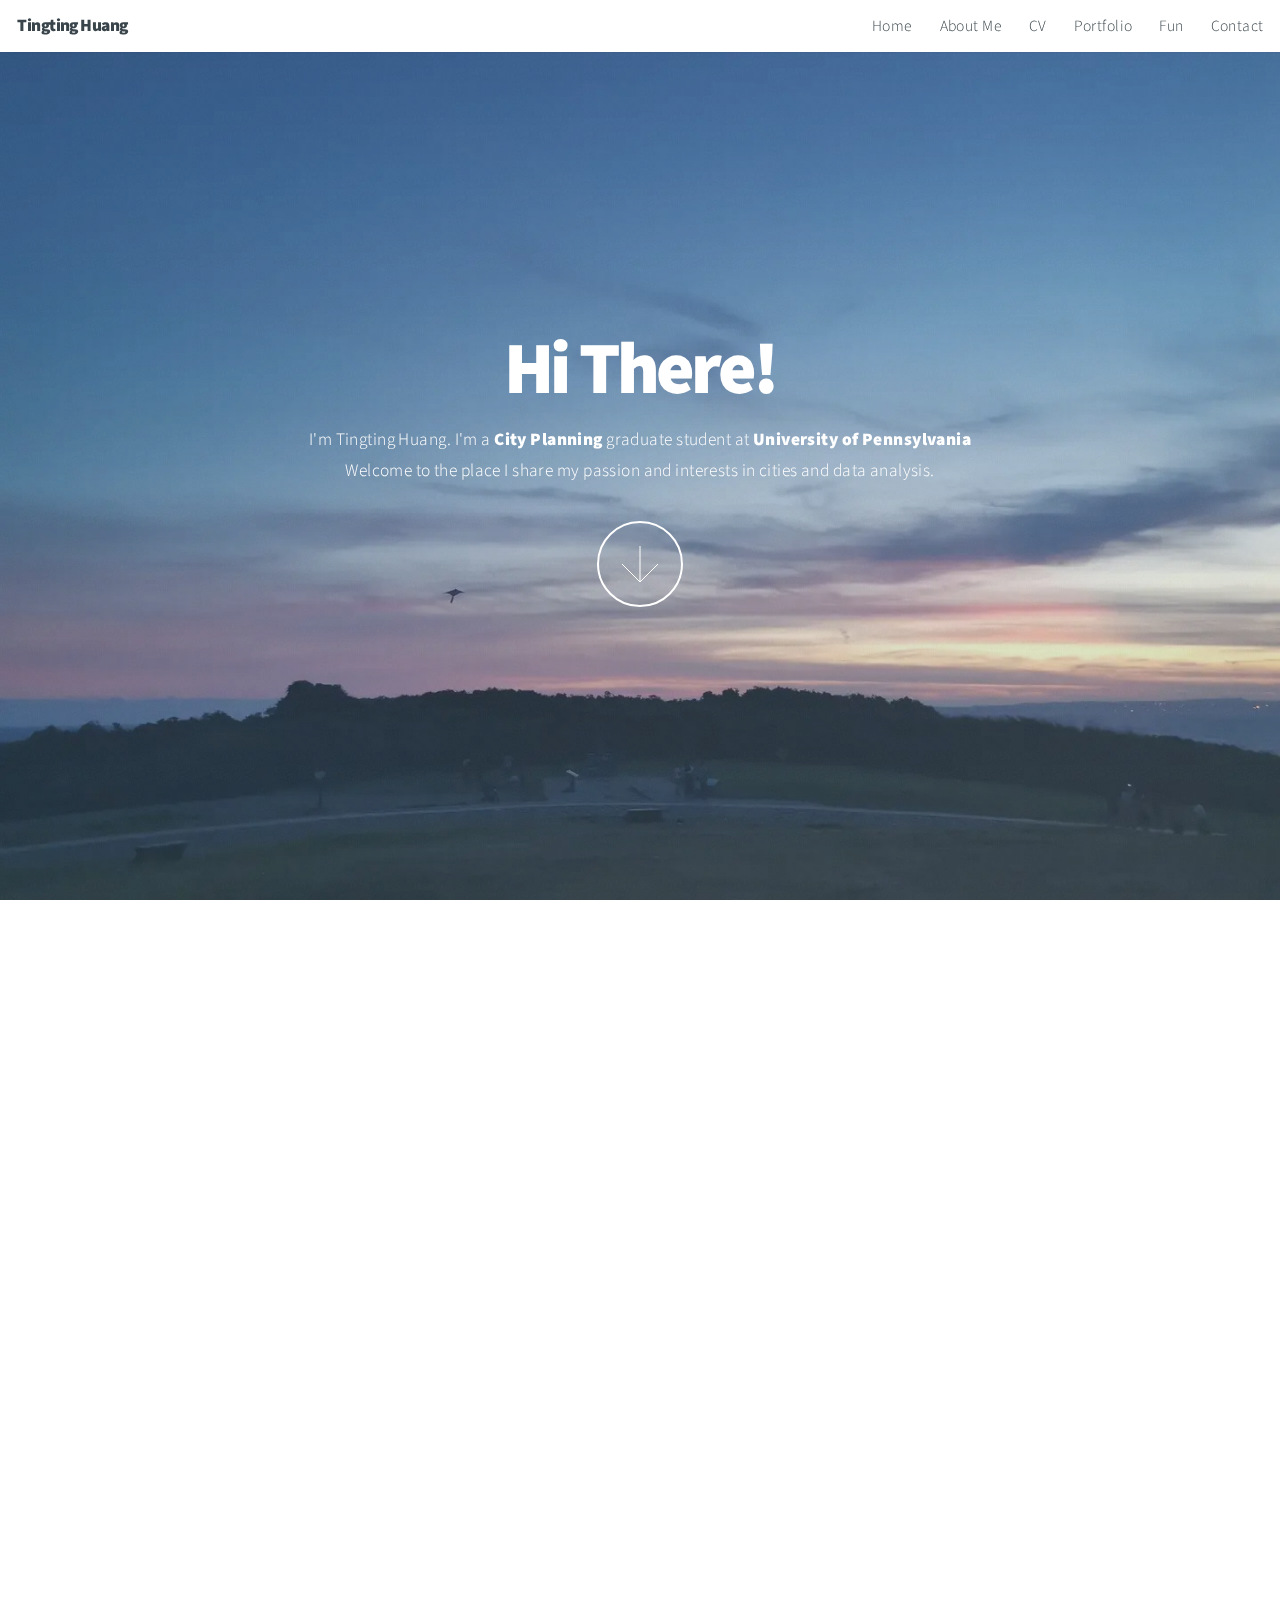
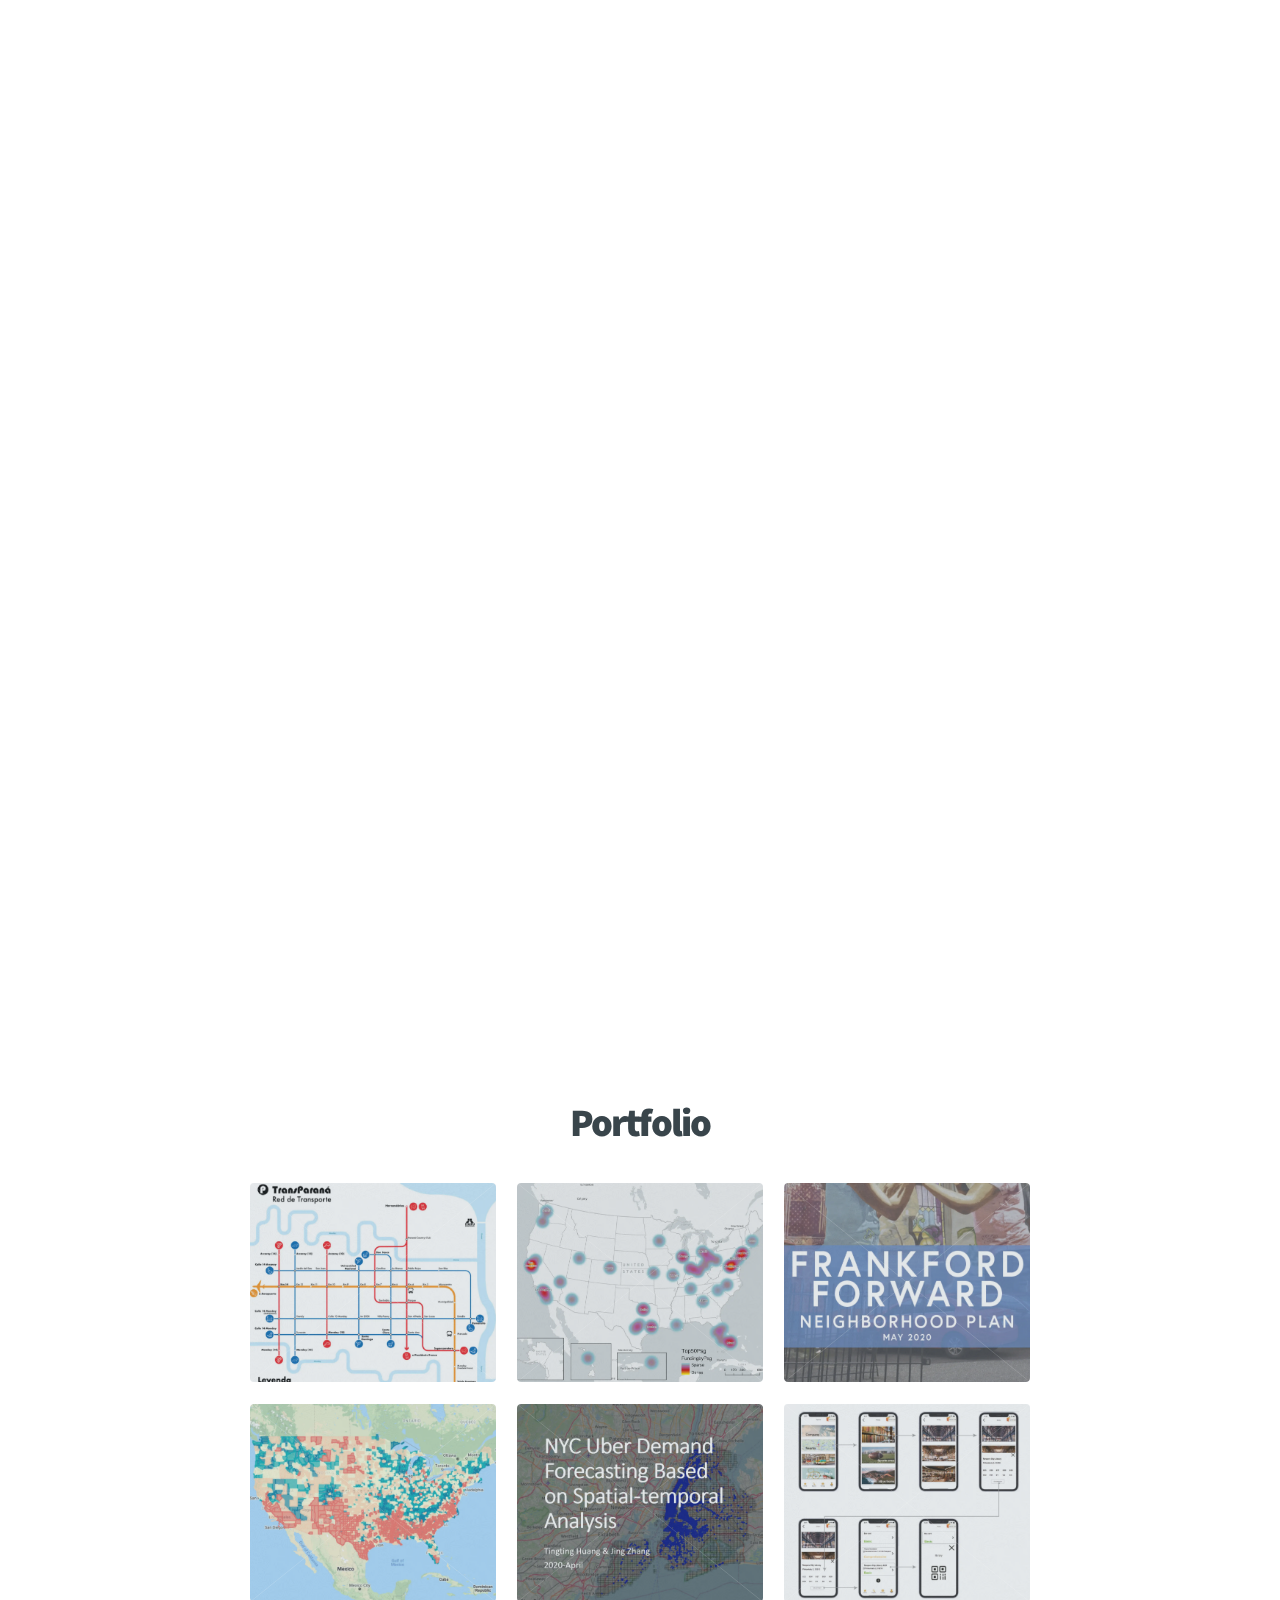
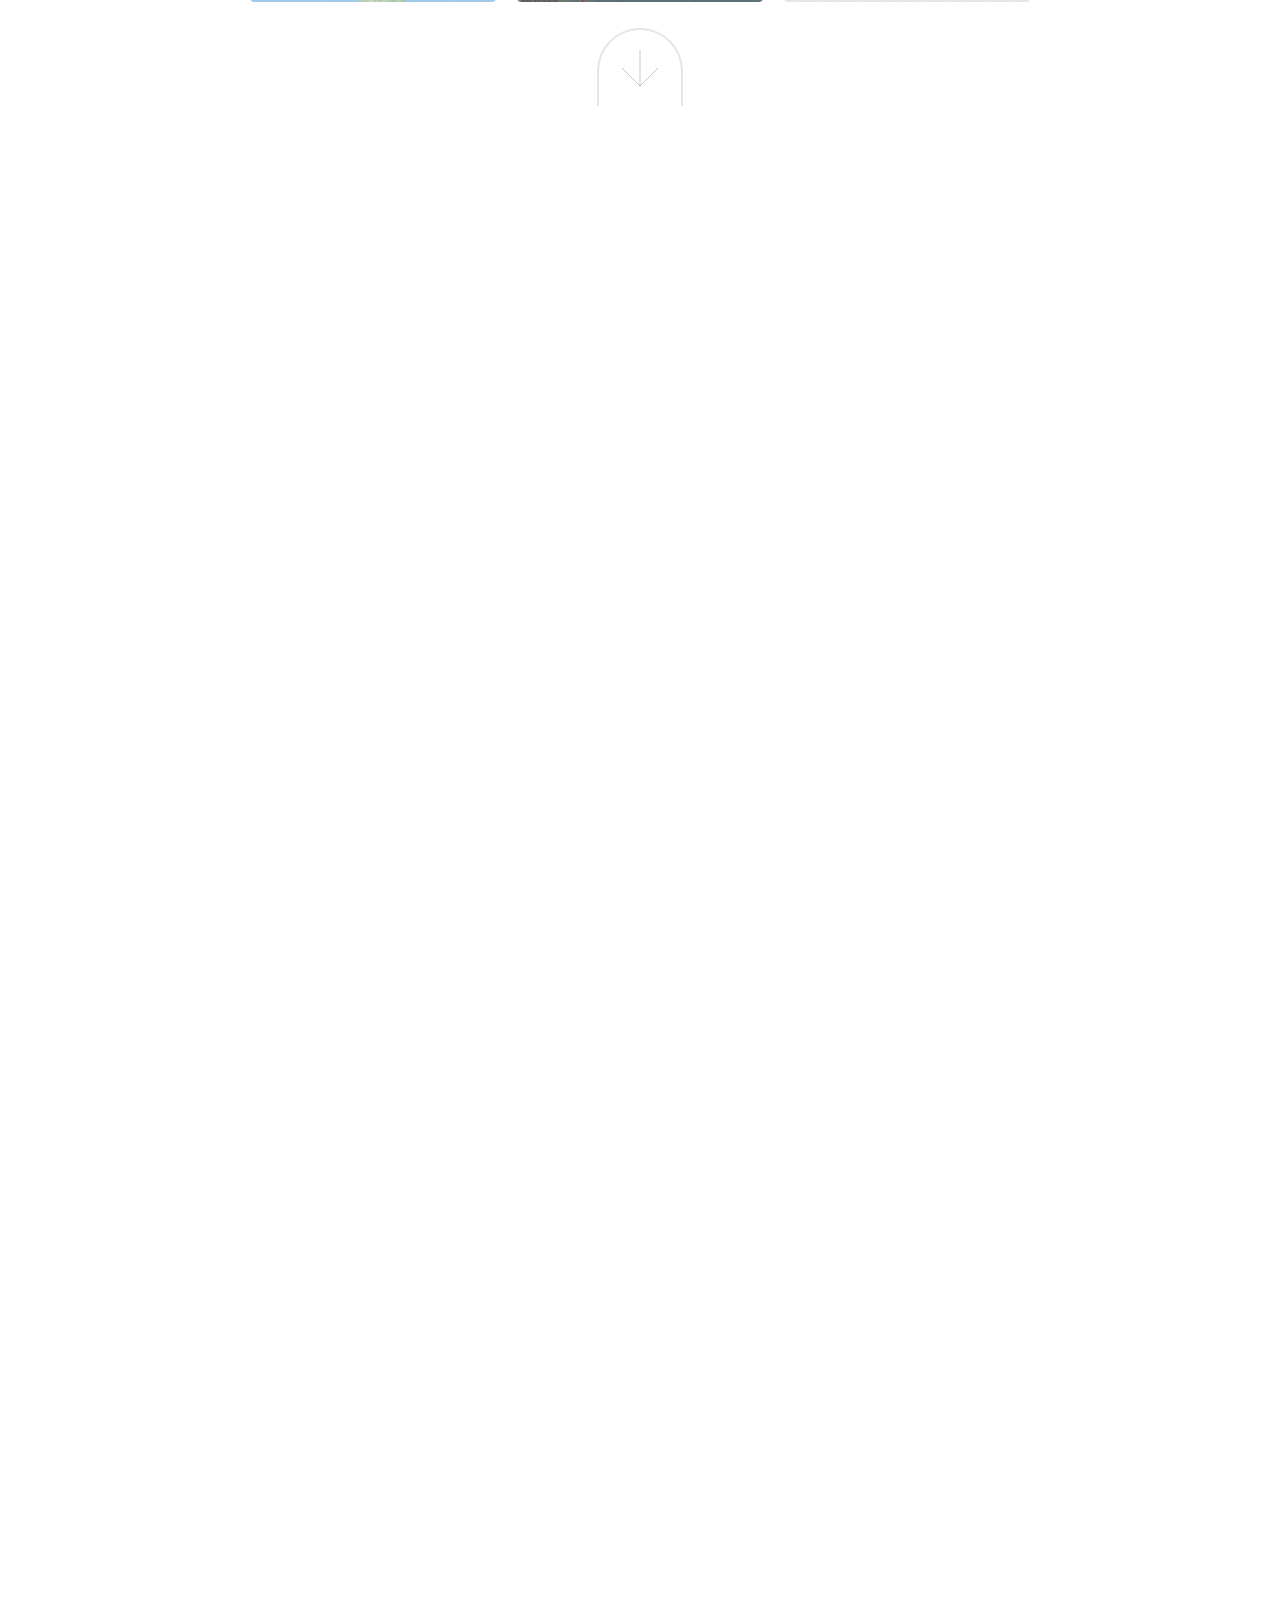
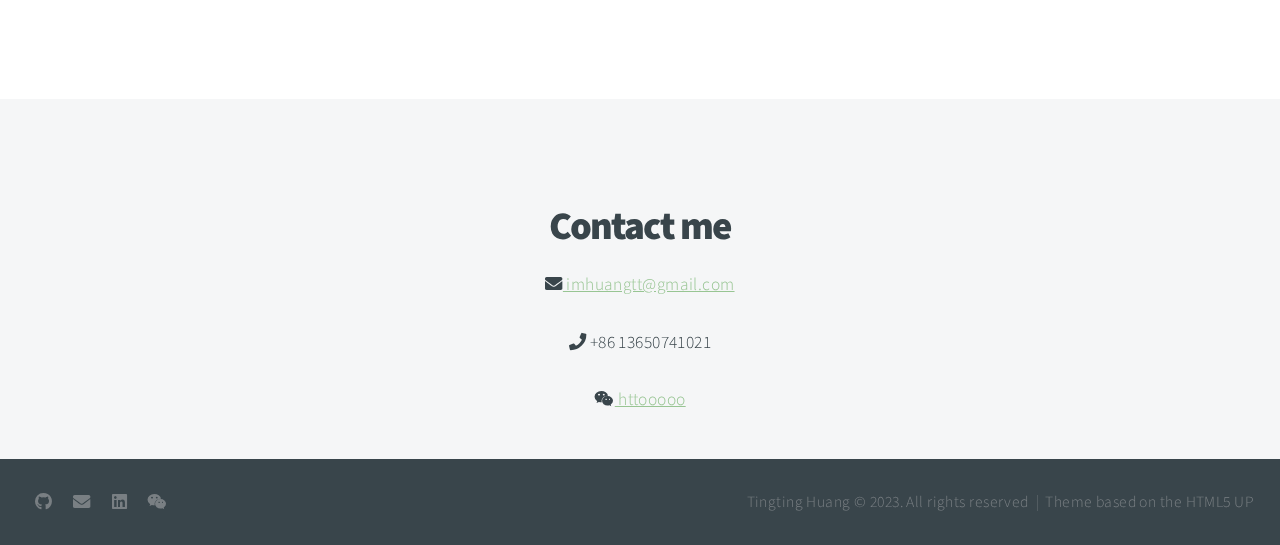
<file: index.html>
<!DOCTYPE HTML>
<!--
Tingting Huang
    Contact: huangtt@upenn.edu
    Created: July 27th, 2020.
    Last Updated: July 31st, 2020
    Tingting Huang's personal website. This site has information about her,
    details about her education, work experience, skills and portfolio, as well as links to her GitHub and LinkedIn Profiles.
    This site is hosted on GitHub Pages.
    Free for personal and commercial use under the CCA 3.0 license (html5up.net/license)
-->
<html>
	<head>
		<title>Tingting Huang Portfolio</title>
		<link rel="icon" type="image/x-icon" href="images/logo2.png">
		<meta charset="utf-8" />
		<meta name="viewport" content="width=device-width, initial-scale=1, user-scalable=no" />
		<link rel="stylesheet" href="assets/css/main.css" />
		<noscript><link rel="stylesheet" href="assets/css/noscript.css" /></noscript>
	</head>
	<body class="is-preload">

		<!-- Header -->
			<header id="header">
				<h1>Tingting Huang</h1>
				<nav>
					<ul>
						<li><a href="#intro">Home</a></li>
						<li><a href="#one">About Me</a></li>
						<li><a href="#two">CV</a></li>
						<li><a href="#work">Portfolio</a></li>
						<li><a href="#three">Fun</a></li>
						<li><a href="#contact">Contact</a></li>
					</ul>
				</nav>
			</header>

		<!-- Intro -->
			<section id="intro" class="main style1 dark fullscreen">
				<div class="content">
					<header>
						<h2>Hi There!</h2>
					</header>
					<p>I'm Tingting Huang. I'm a <strong>City Planning</strong> graduate student at <strong>University of Pennsylvania</strong> <br />
					 Welcome to the place I share my passion and interests in cities and data analysis. </p>
					<footer>
						<a href="#one" class="button style2 down">More</a>
					</footer>
				</div>
			</section>

		<!-- One -->
			<section id="one" class="main style2 right dark fullscreen">
				<div class="content box style2" style="width: 62%; font-size: 19px;">
					<header>
						<h2>About me</h2>
					</header>
					<p>Hello! My name is Tingting Huang, and I hold a master's degree in <stong>City Planning</stong> with a specialization in <strong>Transportation</strong> from the <strong>University of Pennsylvania</strong>. Originally from Guangzhou, China, I have obtained a Bachelor's Degree in Human Geography & Urban Planning with a minor in Finance from <strong>Sun Yat-sen University</strong>. Currently, I work as a <strong>software product manager</strong> at SF Express in Shenzhen, China, focusing on the application of machine learning in logistics management systems and business operations.
					<br>With a passion for exploring cities, I like using statistical and mapping tools to unravel the intricacies that lie within them. Moreover, I derive great joy from embarking on journeys to new destinations, engaging with individuals from diverse backgrounds, and listening to their unique stories.
					<br>I'm a data lover, a culinary art enthusiast, and an amateur photographer. I play piano and I love jazz music. I'm always excited to meet people and share our brilliant ideas with each other.  </p>
				</div>
				<a href="#two" class="button style2 down anchored">Next</a>
			</section>

		<!-- Two -->
			<section id="two" class="main style2 left dark fullscreen">
				<div class="content box style2" style="width: 80%;">
					<div style="width: 42%; float: left; margin-right:10%;">
						<header>
							<h2>CV</h2>
						</header>
						<p><strong style="font-size: 25px;">Work Experience</strong> <br><svg t="1695304646745" class="icon" viewBox="0 0 1024 1024" version="1.1" xmlns="http://www.w3.org/2000/svg" p-id="16019" width="16" height="16"><path d="M893.614907 120.84472c-19.080745 0-31.801242 12.720497-31.801242 31.801242l0 737.78882c0 31.801242-31.801242 63.602484-63.602484 63.602484L238.509317 954.037267c-38.161491 0-82.68323-31.801242-82.68323-63.602484l0-69.962733c0-31.801242 38.161491-50.881988 76.322981-50.881988l534.26087 0c19.080745 0 31.801242-12.720497 31.801242-31.801242L798.21118 114.484472c0-69.962733-50.881988-114.484472-127.204969-114.484472L238.509317 0C168.546584 0 98.583851 38.161491 98.583851 114.484472l0 782.310559c0 0 0 0 0 6.360248 0 6.360248 0 6.360248 0 12.720497 6.360248 57.242236 63.602484 101.763975 120.84472 108.124224 0 0 6.360248 0 6.360248 0 0 0 0 0 6.360248 0l566.062112 0c69.962733 0 127.204969-57.242236 127.204969-120.84472L925.416149 152.645963C925.416149 139.925466 912.695652 120.84472 893.614907 120.84472zM772.770186 833.192547 251.229814 833.192547c-19.080745 0-31.801242 12.720497-31.801242 31.801242s12.720497 31.801242 31.801242 31.801242l521.540373 0c19.080745 0 31.801242-12.720497 31.801242-31.801242S791.850932 833.192547 772.770186 833.192547z" fill="#2c2c2c" p-id="16020"></path></svg>
							<span >SF Express-SF Technology</span><span style="float: right;">Aug. 2021 - Present</span><br><span style="font-size: 18prx;">Product Manager</span></p>			
						<p><svg t="1695304646745" class="icon" viewBox="0 0 1024 1024" version="1.1" xmlns="http://www.w3.org/2000/svg" p-id="16019" width="16" height="16"><path d="M893.614907 120.84472c-19.080745 0-31.801242 12.720497-31.801242 31.801242l0 737.78882c0 31.801242-31.801242 63.602484-63.602484 63.602484L238.509317 954.037267c-38.161491 0-82.68323-31.801242-82.68323-63.602484l0-69.962733c0-31.801242 38.161491-50.881988 76.322981-50.881988l534.26087 0c19.080745 0 31.801242-12.720497 31.801242-31.801242L798.21118 114.484472c0-69.962733-50.881988-114.484472-127.204969-114.484472L238.509317 0C168.546584 0 98.583851 38.161491 98.583851 114.484472l0 782.310559c0 0 0 0 0 6.360248 0 6.360248 0 6.360248 0 12.720497 6.360248 57.242236 63.602484 101.763975 120.84472 108.124224 0 0 6.360248 0 6.360248 0 0 0 0 0 6.360248 0l566.062112 0c69.962733 0 127.204969-57.242236 127.204969-120.84472L925.416149 152.645963C925.416149 139.925466 912.695652 120.84472 893.614907 120.84472zM772.770186 833.192547 251.229814 833.192547c-19.080745 0-31.801242 12.720497-31.801242 31.801242s12.720497 31.801242 31.801242 31.801242l521.540373 0c19.080745 0 31.801242-12.720497 31.801242-31.801242S791.850932 833.192547 772.770186 833.192547z" fill="#2c2c2c" p-id="16020"></path></svg>
							Ernst & Young      <span style="float: right;">May. 2021 – Aug.2021</span><br><span style="font-size: 18px;">Consultant Intern</span></p>			
	
						<!-- <p><a href="cv/Tingting_Huang_CV_Chinese.pdf"><strong>CV (Chinese)</strong></a></p>|	 -->
					</div>
					<div style="width: 42%; float: left;">
						<header>
							<h2>&nbsp;</h2>
						</header>
						<p><strong style="font-size: 25px;">Education</strong> <br><svg t="1695303344820" class="icon" viewBox="0 0 1024 1024" version="1.1" xmlns="http://www.w3.org/2000/svg" p-id="4388" width="16" height="16"><path d="M459.52 658.88L224 527.36 195.52 736c0 157.44 308.16 205.44 496.64 144.32l28.8-305.6-149.76 83.84a128 128 0 0 1-111.68 0.32zM964.16 283.84L571.2 64a128 128 0 0 0-111.68 0L66.56 283.84c-32 17.28-32 45.44 0 64l392.96 220.48a128 128 0 0 0 111.68 0L832 420.8l-44.48 471.68a84.8 84.8 0 0 0 0 15.04 80.32 80.32 0 0 0 160-15.04L899.52 384l64-36.16c31.36-18.56 31.36-46.72 0.64-64z" fill="#231F20" p-id="4389"></path></svg>
							University of Pennsylvania <span style="float: right;">Aug. 2019 – May.2021</span><br><span style="font-size: 18px;">Master of City Planning (Focus: Sustainable Transportation and Infrastructure Planning)</span></p>			
						<p><svg t="1695303344820" class="icon" viewBox="0 0 1024 1024" version="1.1" xmlns="http://www.w3.org/2000/svg" p-id="4388" width="16" height="16"><path d="M459.52 658.88L224 527.36 195.52 736c0 157.44 308.16 205.44 496.64 144.32l28.8-305.6-149.76 83.84a128 128 0 0 1-111.68 0.32zM964.16 283.84L571.2 64a128 128 0 0 0-111.68 0L66.56 283.84c-32 17.28-32 45.44 0 64l392.96 220.48a128 128 0 0 0 111.68 0L832 420.8l-44.48 471.68a84.8 84.8 0 0 0 0 15.04 80.32 80.32 0 0 0 160-15.04L899.52 384l64-36.16c31.36-18.56 31.36-46.72 0.64-64z" fill="#231F20" p-id="4389"></path></svg>
							Sun Yat-sen University (SYSU)<span style="float: right;">Aug. 2015 – Jun.2019</span><br><span style="font-size: 18px;">Bachelor of Science in Human Geography and Urban-Rural Planning</span><br><span style="font-size: 18px;">Minor: Finance</span></p>

						</p>
						<!-- <p><a href="cv/Tingting_Huang_CV_Chinese.pdf"><strong>CV (Chinese)</strong></a></p>|	 -->
					</div>
					<div style="width: 100%; float: left;">
						<p>
							please feel free to check out my <a href="cv/Tingting Huang_CV_English.pdf"><strong>CV</strong></a>
						</p>
					</div>
				</div>
				<a href="#work" class="button style2 down anchored">Next</a>
			</section>

		<!-- Work -->
			<section id="work" class="main style3 primary">
				<div class="content">
					<header>
						<h2>Portfolio</h2>
						<!-- <p>My portfolio covers data analysis, data visualization, transportation, urban planning and other fields that I am interested in. 
						It shows my skills of data analysis and image design, etc. It is a collection of research and course projects that I have done during my undergraduate and graduate years.
						Click on the image below to see a detailed description of the project.</p> -->
					</header>

					<!-- Gallery  -->
						<section class="tiles">
							<article class="style1">
								<span class="image">
									<img src="images/thumbs/05_01.jpg" alt="" />
								</span>
								<!-- <a href="http://www.sensingthecity.com/driver-guard-sos-signal-with-buzzer-led-blinking-and-motor-deceleration/"> -->
								<a href="https://www.design.upenn.edu/city-regional-planning/graduate/work/ciudad-del-este-building-transit-metropolis">
									<h2></h2>
									<div class="content">
										<h2>Transportation Planning</h2>
									</div>
								</a>
							</article>


							<article class="style2">
								<span class="image">
									<img src="images/thumbs/03.jpg" alt="" />
								</span>
								<!-- <a href="project3.html"> -->
								<!-- <a href="https://github.com/imtingting/final-project-jacey-tingting"> -->
								<a href="web_application.html">
									<h2></h2>
									<div class="content">
										<h2>Web Application</h2>
									</div>
								</a>
							</article>

							<article class="style3">
								<span class="image">
									<img src="images/thumbs/01.jpg" alt="" />
								</span>
								<a href="project1.html">
								<h2></h2>
								<div class="content">
									<h2>City Planning</h2>
								</div>
							</a>
						</article>

						<article class="style4">
							<span class="image">
								<img src="images/thumbs/GeoSoftwareDesign.png" alt="" />
							</span>
							<a href="geosoftware_design.html">
								<h2></h2>
								<div class="content">
									<h2>Geospatial Software Design</h2>
								</div>
							</a>
						</article>

							<article class="style5">
								<span class="image">
									<img src="images/thumbs/02.jpg" alt="" />
								</span>
								<a href="project2.html">
									<h2></h2>
									<div class="content">
										<h2>Uber Demand prediction</h2>
									</div>
								</a>
							</article>

							<article class="style6">
								<span class="image">
									<img src="images/thumbs/six.jpg" alt="" />
								</span>
								<a href="doc/Shiyao_Yi&Tingting_Huang_Midterm.html">
									<h2></h2>
									<div class="content">
										<!-- <h2>Postcard & Bookmark Design</h2> -->
										<h2>Flood Prediction in R</h2>
									</div>
								</a>
							</article>

							<!-- <article class="style7">
								<span class="image">
									<img src="images/thumbs/Indego.png" alt="" />
								</span>
								<a href="project_Indego.html">
									<h2></h2>
									<div class="content">
										<h2>Indego Bike Share Analysis</h2>
									</div>
								</a>
							</article>
							<article class="style8">
								<span class="image">
									<img src="images/thumbs/machine_learning2.png" alt="" />
								</span>
								<a href="https://colab.research.google.com/drive/13P6JVTl8hwUzWrQKBqt_iGEoKZLuh8Lu#scrollTo=vZfeINMgSZOP">
								<a href="https://hqiao97.github.io/travelmode/">
									<h2></h2>
									<div class="content">
										<h2>Machine Learning</h2>
									</div>
								</a>
							</article>

							<article class="style9">
								<span class="image">
									<img src="images/thumbs/04.jpg" alt="" />
								</span>
								<a href="project4.html">
									<h2></h2>
									<div class="content">
										<h2>City Planning (Chinese)</h2>
									</div>
								</a>
							</article> -->


						</div>
		</div>
		<a href="#three" class="button style2 down anchored">Next</a>
	</section>

		<!-- Three -->
		<section id="three" class="main style2 left dark fullscreen">
			<div class="content box style2" style="width: 90%;">
				<div style="width: 100%;">
					<header>
						<h2>Fun</h2>
					</header>
				</div>
				<div style="width: 49%; font-size: 19px; float: left; background-color: transparent; height: 800px; margin-right: 6%;">
					
				    <p><strong>Jane's Walk</strong> is a global event that celebrates the life and ideas of urban activist Jane Jacobs. It involves free, citizen-led walking tours in cities around the world, where people explore their neighborhoods, and engage in discussions about local history, architecture, urban design, and community issues.  Since 2019, the "一览众山小" (SustianableCity) volunteer team has been organizing Jane's Walk events in China. With great success, we have orchestrated <strong>20+</strong> Jane's Walk in <strong>9</strong> cities, including Shanghai, Beijing, Shenzhen, and Guangzhou.  These events cover a wide range of themes, such as <strong>15-minute neighborhoods, walkable streets, urban renewal, biodiversity, inclusive communities, and waterfront spaces</strong>. "SustianableCity" is a non-profit volunteer organization committed to advancing sustainable development goals in China. With a notable presence in China's <strong>sustainable urbanism</strong> and <strong>transportation</strong> media landscape, we exert significant influence in promoting sustainable practices and shaping the discourse surrounding urban sustainability and transportation. </p>
					<p>As a volunteer with the organization, I co-organized a Jane's Walk in Shenzhen alongside fellow volunteers in July 2022. The city walk focused on the theme of <strong>"Connecting Communities with Nature"</strong>. To delve into the design and significance of community parks, we embarked on immersive street walks, conducted insightful observations, and engaged in interviews with local residents. In a collaborative workshop, we collectively crafted a green map with a park-centric focus. Additionally, we were honored to have a distinguished landscape designer join us, sharing insights and facilitating a vibrant exchange of ideas. The event had over <strong>30+</strong> participants and garnered attention from local news media.</p>
				    <p style="font-size: 19;"><a href="https://www.chinadailyhk.com/article/342634#City-walks-step-up-in-popularity" ><strong>Read our Jane's Walk Story at China Daily</strong></a></p>
				</div>
				<div style="width: 42%; float: right; background-color: transparent">
					<img style="height: 224px; width: 224px;" src="images/Fun/1.jpg" alt="" />
					<img style="height: 224px; width: 224px;" src="images/Fun/2.jpg" alt="" />
					<img style="height: 240px; width: 192px;" src="images/Fun/6.jpg" alt="" />
					<img style="height: 200px; width: 280px;" src="images/Fun/3.jpg" alt="" />
					<img style="height: 168px; width: 240px;" src="images/Fun/5.jpg" alt="" />
					<img style="height: 240px; width: 240px;" src="images/Fun/9.jpg" alt="" />
					<img style="height: 240px; width: 192px;" src="images/Fun/7.jpg" alt="" />
					<img style="height: 168px; width: 240px;" src="images/Fun/8.jpg" alt="" />
				</div>

			</div>
			<a href="#contact" class="button style2 down anchored">Next</a>
		</section>

		<!-- Contact -->
			<section id="contact" class="main style3 secondary">
				<div class="content">
					<header>
						<h2>Contact me</h2>
						<!-- <p>I am looking for a PhD position in transportation, HCI or Urban Informatics!</p>						 -->
						<ul class="menu">
						<p><span class="icon solid fa-envelope"><a href="mailto:huangtt@upenn.edu?">  imhuangtt@gmail.com</a></p>
						<p><span class="icon solid fa-phone"> +86 13650741021</a></p>
						<p><span class="icon brands fa-weixin"><a href="images/Wechat.jpg"> httooooo</a></p>
						</div>
					</header>
					<!-- <div class="box">
						<form method="post" action="#">
							<div class="fields">
								<div class="field half"><input type="text" name="name" placeholder="Name" /></div>
								<div class="field half"><input type="email" name="email" placeholder="Email" /></div>
								<div class="field"><textarea name="message" placeholder="Message" rows="6"></textarea></div>
							</div>
							<ul class="actions special">
								<li><input type="submit" value="Send Message" output type ="email"/></li>
							</ul>
						</form>
					</div>
				</div> -->
			</section>

		<!-- Footer -->
			<footer id="footer">

				<!-- Icons -->
					<ul class="icons">
						<li><a href="https://github.com/imtingting" class="icon brands fa-github"><span class="label">Twit ter</span></a></li>
						<li><a href="mailto:imhuangtt@gmail.com?" class="icon solid fa-envelope"><span class="label">Instagram</span></a></li>
						<li><a href="https://www.linkedin.com/in/tingting-huang-314983183/" class="icon brands fa-linkedin"><span class="label">LinkedIn</span></a></li>
						<li><a href="images/Wechat.jpg" class="icon brands fa-weixin"><span class="label">Facebook</span></a></li>
					</ul>

				<!-- Menu -->
					<ul class="menu">
						<li>Tingting Huang &copy; 2023. All rights reserved</li><li>Theme based on the HTML5 UP</li>
					</ul>

			</footer>

		<!-- Scripts -->
			<script src="assets/js/jquery.min.js"></script>
			<script src="assets/js/jquery.poptrox.min.js"></script>
			<script src="assets/js/jquery.scrolly.min.js"></script>
			<script src="assets/js/jquery.scrollex.min.js"></script>
			<script src="assets/js/browser.min.js"></script>
			<script src="assets/js/breakpoints.min.js"></script>
			<script src="assets/js/util.js"></script>
			<script src="assets/js/main.js"></script>

	</body>
</html>
</file>
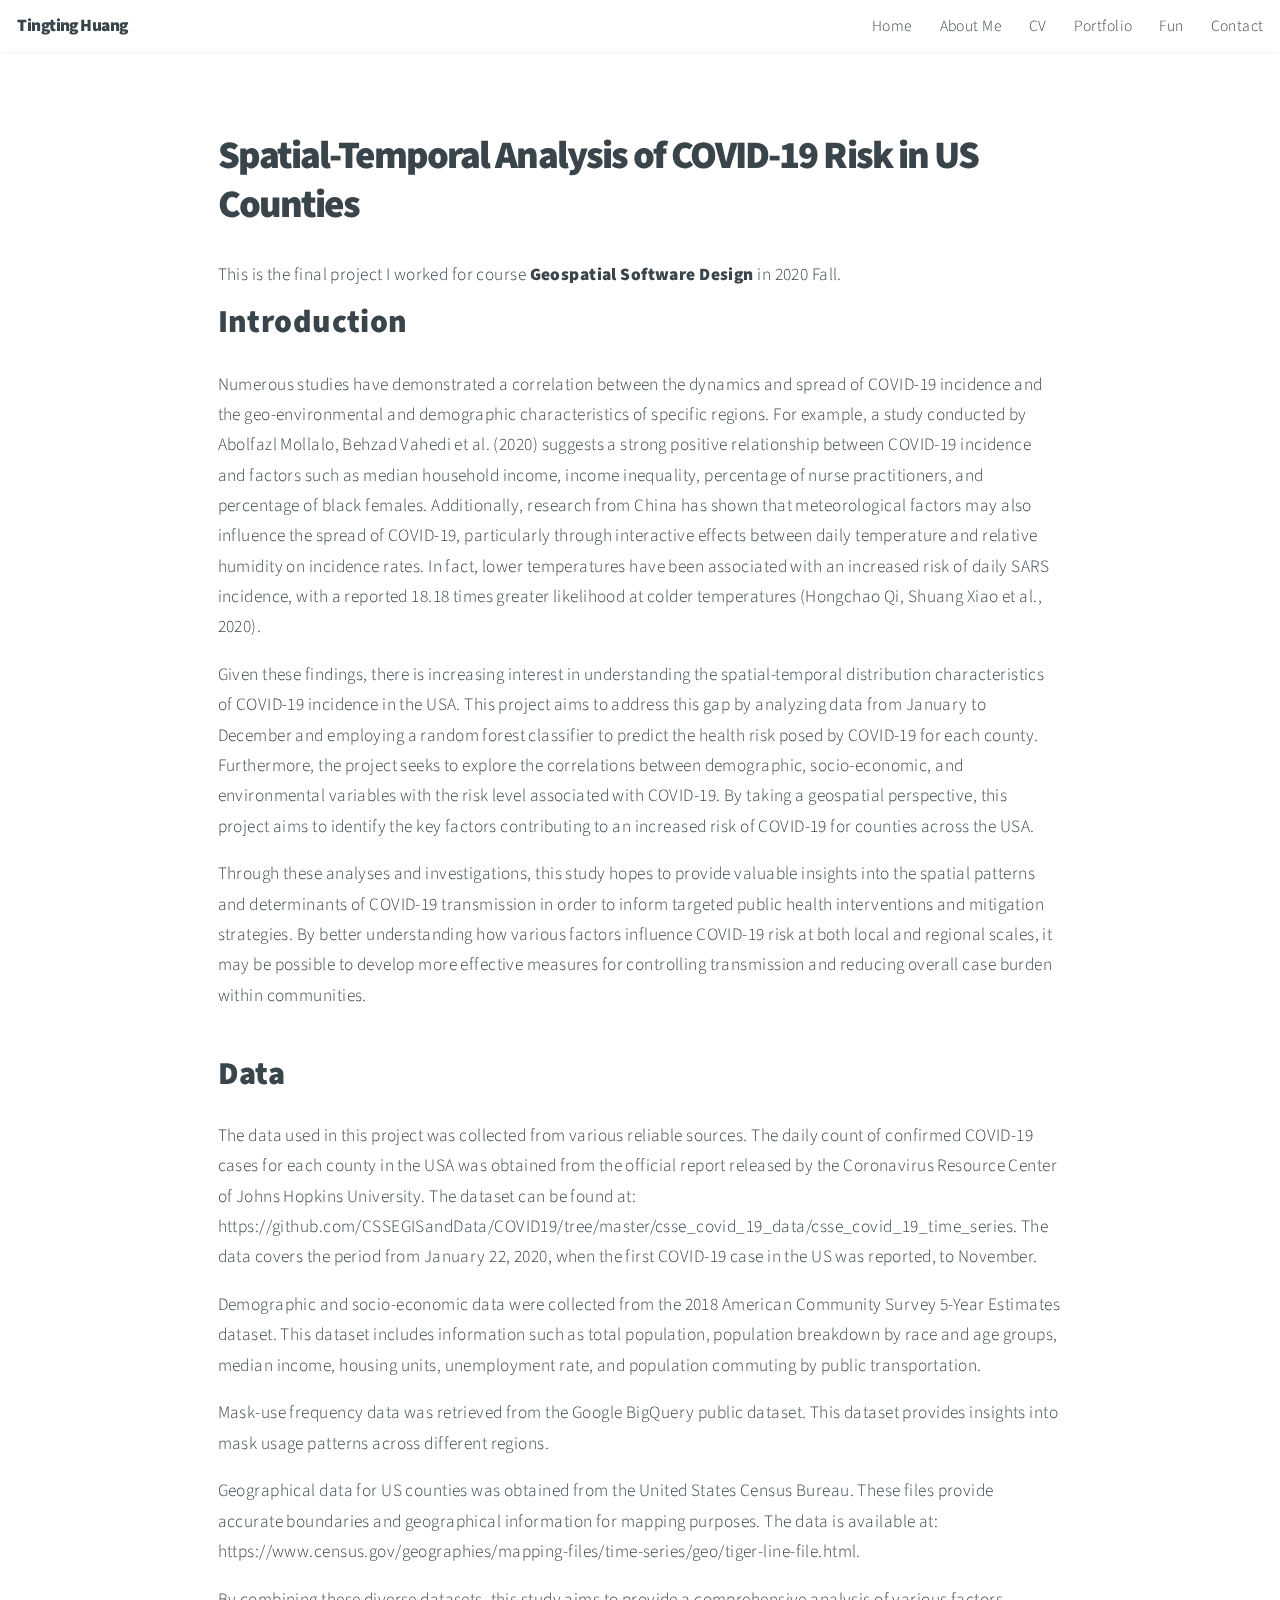
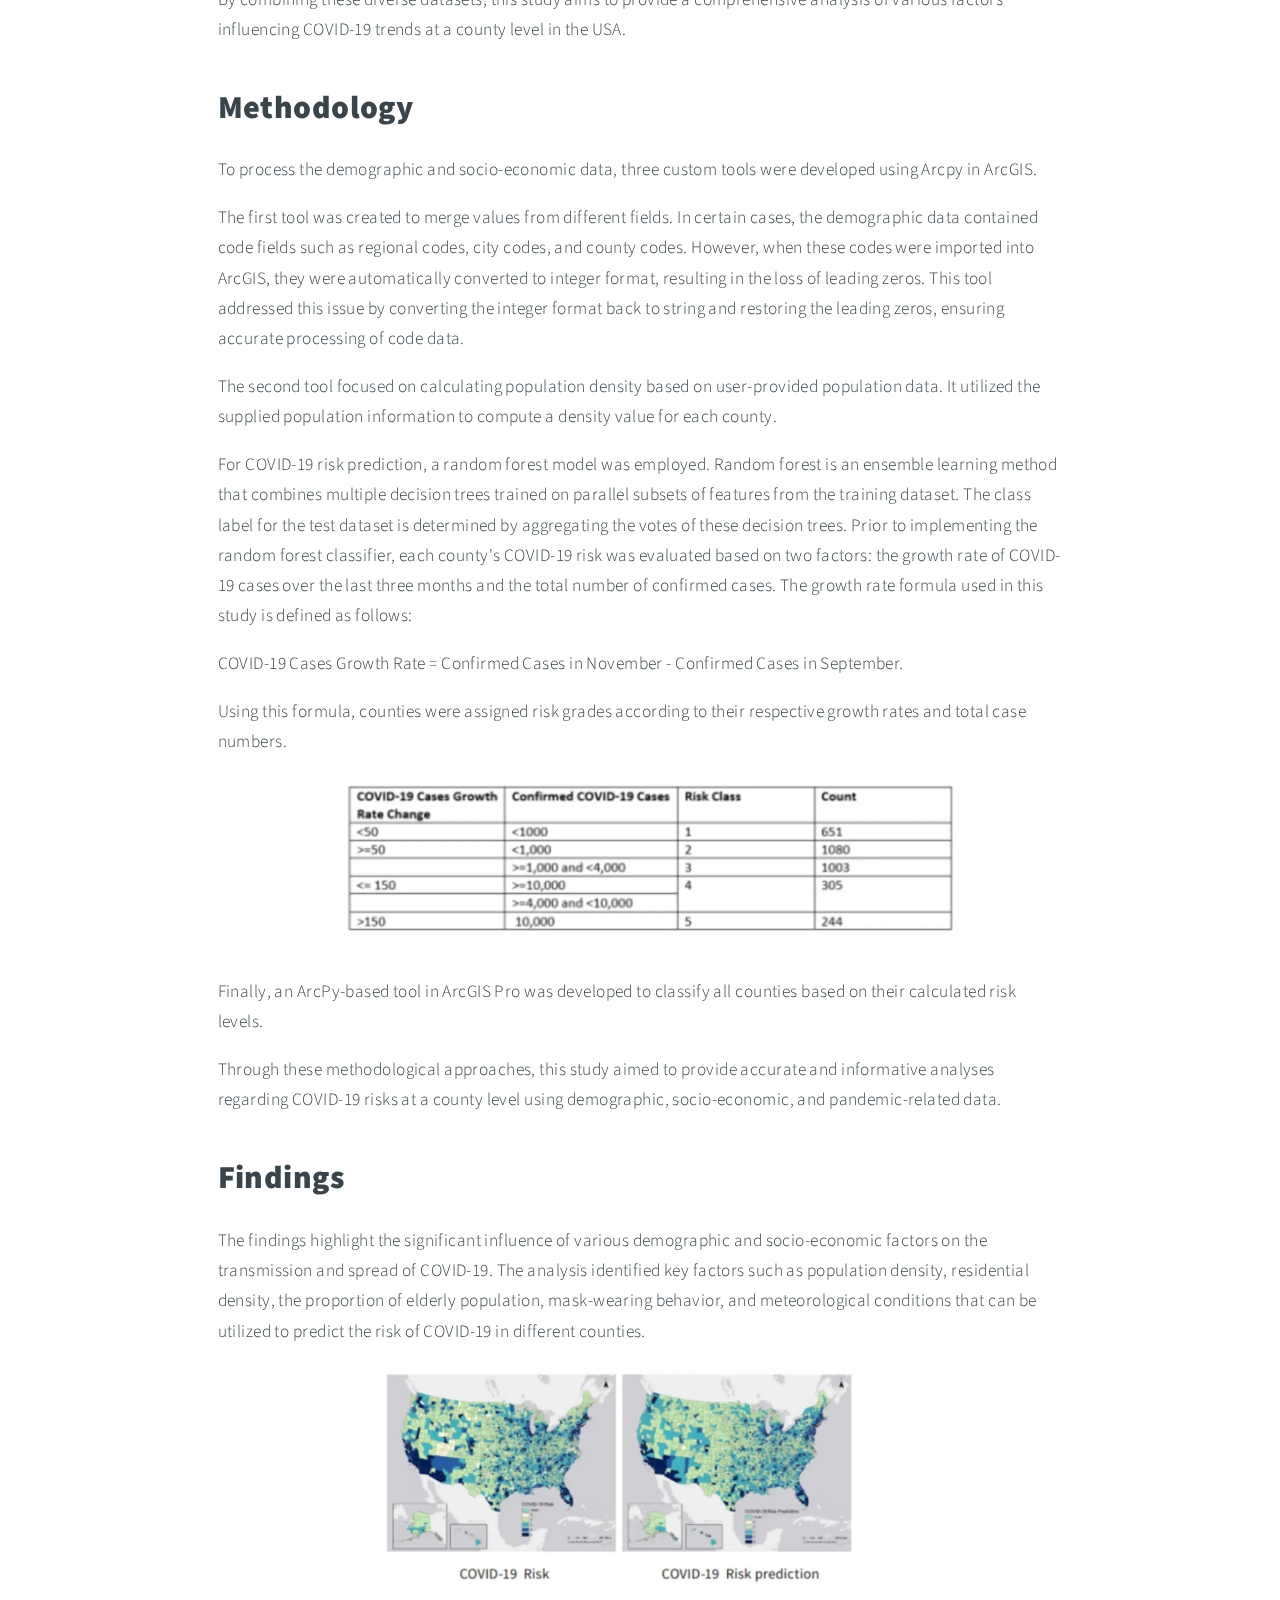
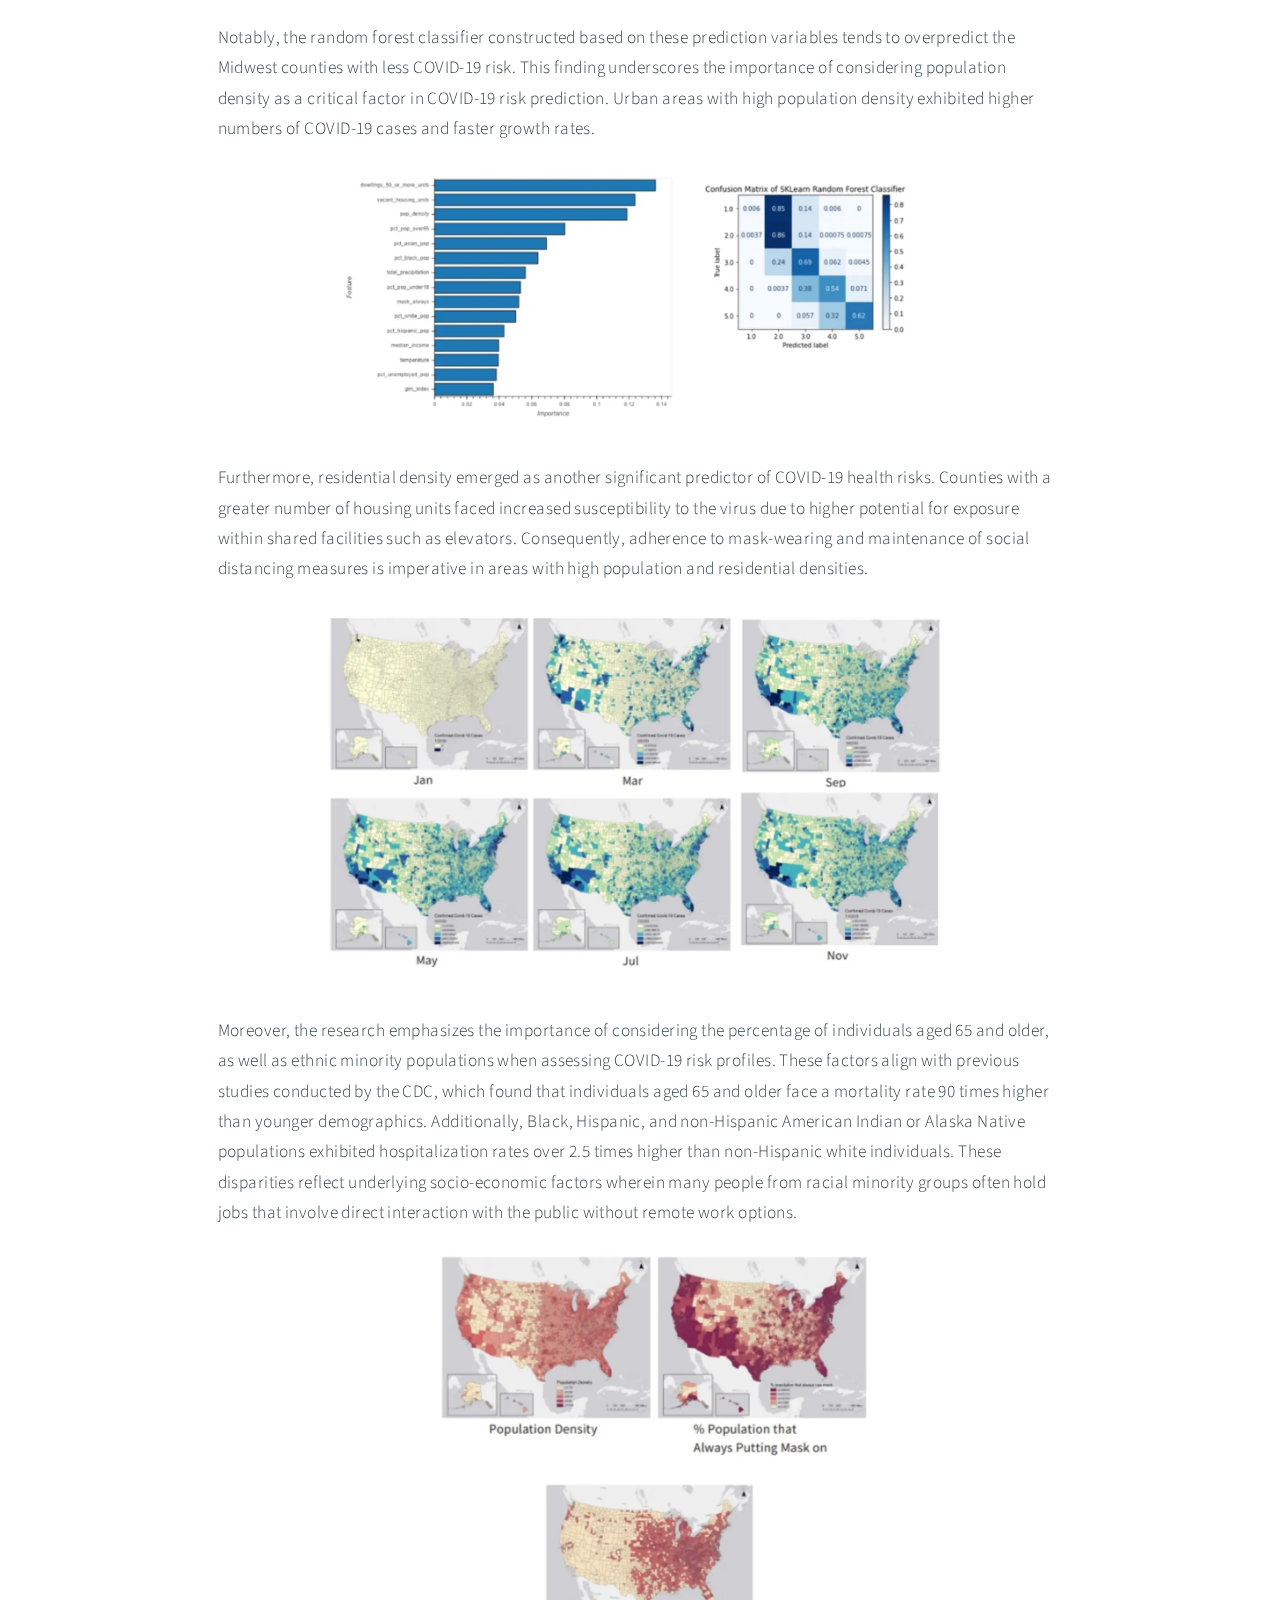
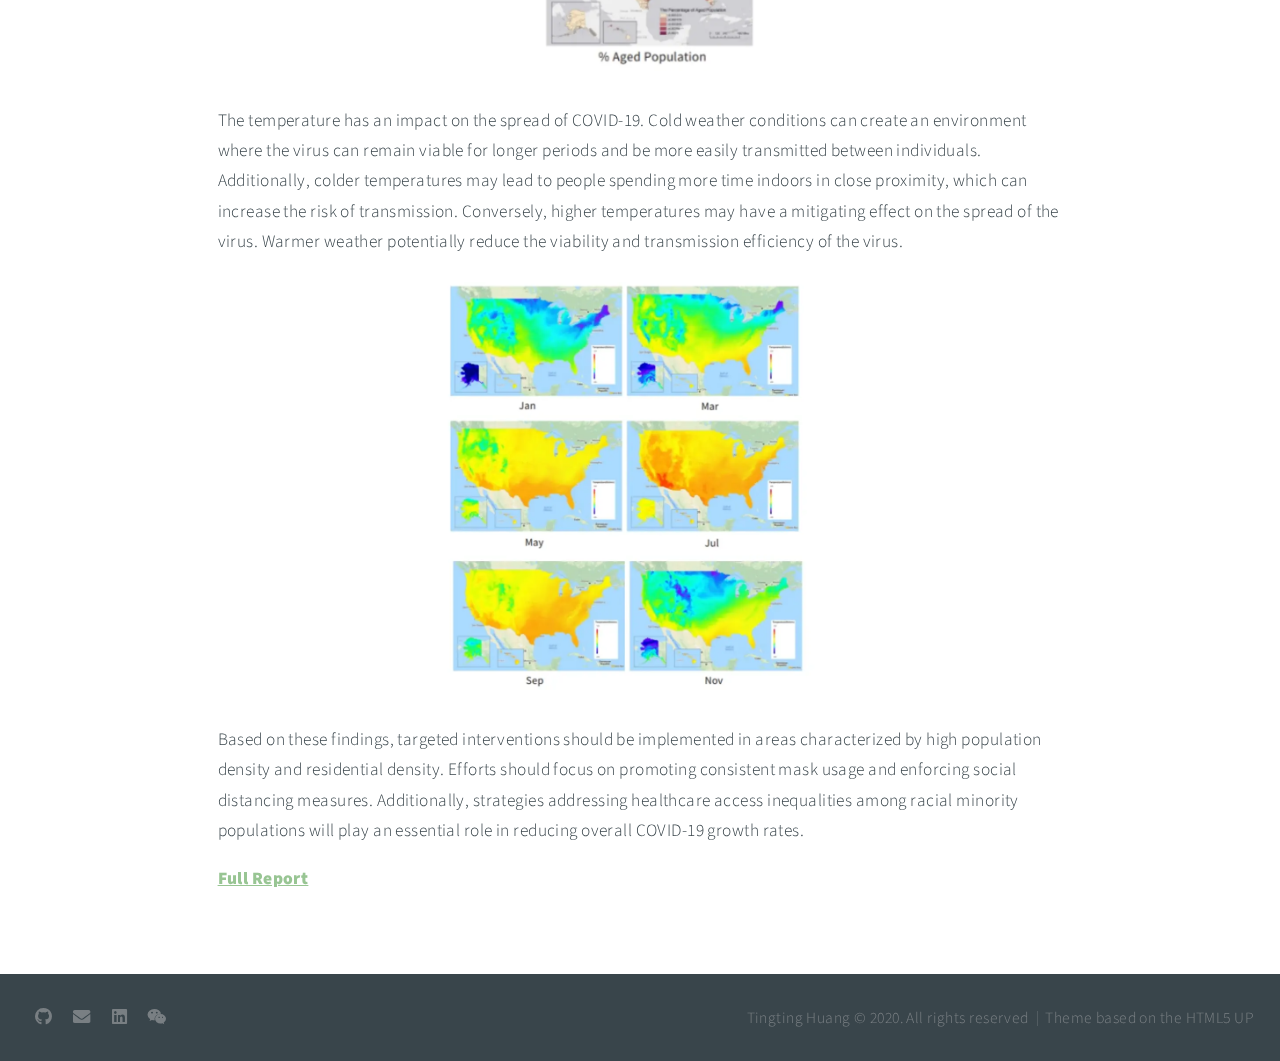
<file: geosoftware_design.html>
<!DOCTYPE HTML>
<!--
Tingting Huang
    Contact: huangtt@upenn.edu
    Created: July 27th, 2020.
    Last Updated: July 31st, 2020
    Tingting Huang's personal website. This site has information about her,
	details about her education, work experience, skills and portfolio, as well as links to her GitHub and LinkedIn Profiles.
	This site is hosted on GitHub Pages. Theme based on the Big Picture Theme by HTML5 UP.
	Free for personal and commercial use under the CCA 3.0 license (html5up.net/license)
-->
<html>
	<head>
		<title>Covid_19 Risk Prediction</title>
		<link rel="icon" type="image/x-icon" href="images/logo2.png">
		<meta charset="utf-8" />
		<meta name="viewport" content="width=device-width, initial-scale=1, user-scalable=no" />
		<link rel="stylesheet" href="assets/css/main.css" />
		<noscript><link rel="stylesheet" href="assets/css/noscript.css" /></noscript>
	</head>
	<body class="is-preload">

		<!-- Header -->
		<header id="header">
			<h1>Tingting Huang</h1>
			<nav>
				<ul>
					<li><a href="index.html#intro">Home</a></li>
					<li><a href="index.html#one">About Me</a></li>
					<li><a href="index.html#two">CV</a></li>
					<li><a href="index.html#work">Portfolio</a></li>
					<li><a href="index.html#three">Fun</a></li>
					<li><a href="index.html#contact">Contact</a></li>
				</ul>
			</nav>
		</header>

				<!-- Main -->
					<div id="main">
					<div class="row">
						<div class="column">
							<h2>Spatial-Temporal Analysis of COVID-19 Risk in US Counties</h2>
							<br>
                        <p>This is the final project I worked for course <strong>Geospatial Software Design </strong> in 2020 Fall. </p>
                        <p style="font-size:32px;"><strong>Introduction</strong></p>
                        <p>Numerous studies have demonstrated a correlation between the dynamics and spread of COVID-19 incidence and the geo-environmental and 
                            demographic characteristics of specific regions. For example, a study conducted by Abolfazl Mollalo, Behzad Vahedi et al. (2020) 
                            suggests a strong positive relationship between COVID-19 incidence and factors such as median household income, income inequality, 
                            percentage of nurse practitioners, and percentage of black females. Additionally, research from China has shown that meteorological 
                            factors may also influence the spread of COVID-19, particularly through interactive effects between daily temperature and relative humidity 
                            on incidence rates. In fact, lower temperatures have been associated with an increased risk of daily SARS incidence, with a reported 18.18 times 
                            greater likelihood at colder temperatures (Hongchao Qi, Shuang Xiao et al., 2020). </p>
                        <p>Given these findings, there is increasing interest in understanding the spatial-temporal distribution characteristics of COVID-19 incidence in the USA. This project aims to address this gap by analyzing data from January to December and employing a random forest classifier to predict the health risk posed by COVID-19 for each county. Furthermore, the project seeks to explore the correlations between demographic, socio-economic, and environmental variables with the risk level associated with COVID-19. By taking a geospatial perspective, this project aims to identify the key factors contributing to an increased risk of COVID-19 for counties across the USA.</p>
                        <p>Through these analyses and investigations, this study hopes to provide valuable insights into the spatial patterns and determinants of COVID-19 transmission in order to inform targeted public health interventions and mitigation strategies. By better understanding how various factors influence COVID-19 risk at both local and regional scales, it may be possible to develop more effective measures for controlling transmission and reducing overall case burden within communities.</p>
                        <br>
						<p style="font-size:32px;"><strong>Data</strong></p>
                        <p>The data used in this project was collected from various reliable sources. The daily count of confirmed COVID-19 cases for each county in the USA was obtained from the official report released by the Coronavirus Resource Center of Johns Hopkins University. The dataset can be found at: https://github.com/CSSEGISandData/COVID19/tree/master/csse_covid_19_data/csse_covid_19_time_series. The data covers the period from January 22, 2020, when the first COVID-19 case in the US was reported, to November.</p>                        
                        <p>Demographic and socio-economic data were collected from the 2018 American Community Survey 5-Year Estimates dataset. This dataset includes information such as total population, population breakdown by race and age groups, median income, housing units, unemployment rate, and population commuting by public transportation.</p>
                        <p>Mask-use frequency data was retrieved from the Google BigQuery public dataset. This dataset provides insights into mask usage patterns across different regions.</p>
                        <p>Geographical data for US counties was obtained from the United States Census Bureau. These files provide accurate boundaries and geographical information for mapping purposes. The data is available at: https://www.census.gov/geographies/mapping-files/time-series/geo/tiger-line-file.html.</p>
                        <p>By combining these diverse datasets, this study aims to provide a comprehensive analysis of various factors influencing COVID-19 trends at a county level in the USA.</p>                        
						<br>
						<p style="font-size:32px;"><strong>Methodology</strong></p>
                        <p>To process the demographic and socio-economic data, three custom tools were developed using Arcpy in ArcGIS.</p>
                        <p>The first tool was created to merge values from different fields. In certain cases, the demographic data contained code fields such as regional codes, city codes, and county codes. However, when these codes were imported into ArcGIS, they were automatically converted to integer format, resulting in the loss of leading zeros. This tool addressed this issue by converting the integer format back to string and restoring the leading zeros, ensuring accurate processing of code data.</p>
                        <p>The second tool focused on calculating population density based on user-provided population data. It utilized the supplied population information to compute a density value for each county.</p>
                        <p>For COVID-19 risk prediction, a random forest model was employed. Random forest is an ensemble learning method that combines multiple decision trees trained on parallel subsets of features from the training dataset. The class label for the test dataset is determined by aggregating the votes of these decision trees. Prior to implementing the random forest classifier, each county's COVID-19 risk was evaluated based on two factors: the growth rate of COVID-19 cases over the last three months and the total number of confirmed cases. The growth rate formula used in this study is defined as follows:</p>
                        <p>COVID-19 Cases Growth Rate = Confirmed Cases in November - Confirmed Cases in September.</p>
                        <p>Using this formula, counties were assigned risk grades according to their respective growth rates and total case numbers.</p>
                        </span><img src="images/geoweb/Criteria.png" class="image fit" alt="" /></span>
                        <p>Finally, an ArcPy-based tool in ArcGIS Pro was developed to classify all counties based on their calculated risk levels.</p>
                        <p>Through these methodological approaches, this study aimed to provide accurate and informative analyses regarding COVID-19 risks at a county level using demographic, socio-economic, and pandemic-related data.</p>
						<br>
						<p style="font-size:32px;"><strong>Findings</strong></p>
                        <p>The findings highlight the significant influence of various demographic and socio-economic factors on the transmission and spread of COVID-19. The analysis identified key factors such as population density, residential density, the proportion of elderly population, mask-wearing behavior, and meteorological conditions that can be utilized to predict the risk of COVID-19 in different counties.</p>
						</span><img src="images/geoweb/risk_comparison.png" class="image fit" alt="" /></span>
                        <p>Notably, the random forest classifier constructed based on these prediction variables tends to overpredict the Midwest counties with less COVID-19 risk. This finding underscores the importance of considering population density as a critical factor in COVID-19 risk prediction. Urban areas with high population density exhibited higher numbers of COVID-19 cases and faster growth rates.</p>
					    </span><img src="images/geoweb/confusion_matrix_2.png" class="image fit" alt="" /></span>
						<p>Furthermore, residential density emerged as another significant predictor of COVID-19 health risks. Counties with a greater number of housing units faced increased susceptibility to the virus due to higher potential for exposure within shared facilities such as elevators. Consequently, adherence to mask-wearing and maintenance of social distancing measures is imperative in areas with high population and residential densities.</p>
					    </span><img src="images/geoweb/change.png" class="image fit" alt="" /></span>
						<p>Moreover, the research emphasizes the importance of considering the percentage of individuals aged 65 and older, as well as ethnic minority populations when assessing COVID-19 risk profiles. These factors align with previous studies conducted by the CDC, which found that individuals aged 65 and older face a mortality rate 90 times higher than younger demographics. Additionally, Black, Hispanic, and non-Hispanic American Indian or Alaska Native populations exhibited hospitalization rates over 2.5 times higher than non-Hispanic white individuals. These disparities reflect underlying socio-economic factors wherein many people from racial minority groups often hold jobs that involve direct interaction with the public without remote work options.</p>
					    </span><img src="images/geoweb/spatial_distribution.png" class="image fit" alt="" /></span>
						<p>The temperature has an impact on the spread of COVID-19. Cold weather conditions can create an environment where the virus can remain viable for longer periods and be more easily transmitted between individuals. Additionally, colder temperatures may lead to people spending more time indoors in close proximity, which can increase the risk of transmission. Conversely, higher temperatures may have a mitigating effect on the spread of the virus. Warmer weather potentially reduce the viability and transmission efficiency of the virus. </p>
					    </span><img src="images/geoweb/temperature.png" class="image fit" alt="" /></span>
						<p>Based on these findings, targeted interventions should be implemented in areas characterized by high population density and residential density. Efforts should focus on promoting consistent mask usage and enforcing social distancing measures. Additionally, strategies addressing healthcare access inequalities among racial minority populations will play an essential role in reducing overall COVID-19 growth rates.</p>
						</span><a href="doc/Huang,Tingting The COVID-19 Health Risk Prediction and Modeling for USA Counties.pdf"><strong>Full Report</strong></a></span>
						</div>
					</div>

		<!-- Footer -->
		<footer id="footer">

			<!-- Icons -->
				<ul class="icons">
					<li><a href="https://github.com/imtingting/imtingting.github.io" class="icon brands fa-github"><span class="label">Twit  ter</span></a></li>
					<li><a href="mailto:huangtt@upenn.edu?" class="icon solid fa-envelope"><span class="label">Instagram</span></a></li>
					<li><a href="https://www.linkedin.com/in/tingting-huang-314983183/" class="icon brands fa-linkedin"><span class="label">LinkedIn</span></a></li>
					<li><a href="images/Wechat.jpg" class="icon brands fa-weixin"><span class="label">Facebook</span></a></li>
				</ul>

			<!-- Menu -->
				<ul class="menu">
					<li>Tingting Huang &copy; 2020. All rights reserved</li><li>Theme based on the HTML5 UP</li>
				</ul>

		</footer>

	<!-- Scripts -->
		<script src="assets/js/jquery.min.js"></script>
		<script src="assets/js/jquery.poptrox.min.js"></script>
		<script src="assets/js/jquery.scrolly.min.js"></script>
		<script src="assets/js/jquery.scrollex.min.js"></script>
		<script src="assets/js/browser.min.js"></script>
		<script src="assets/js/breakpoints.min.js"></script>
		<script src="assets/js/util.js"></script>
		<script src="assets/js/main.js"></script>

</body>
</html>
</file>
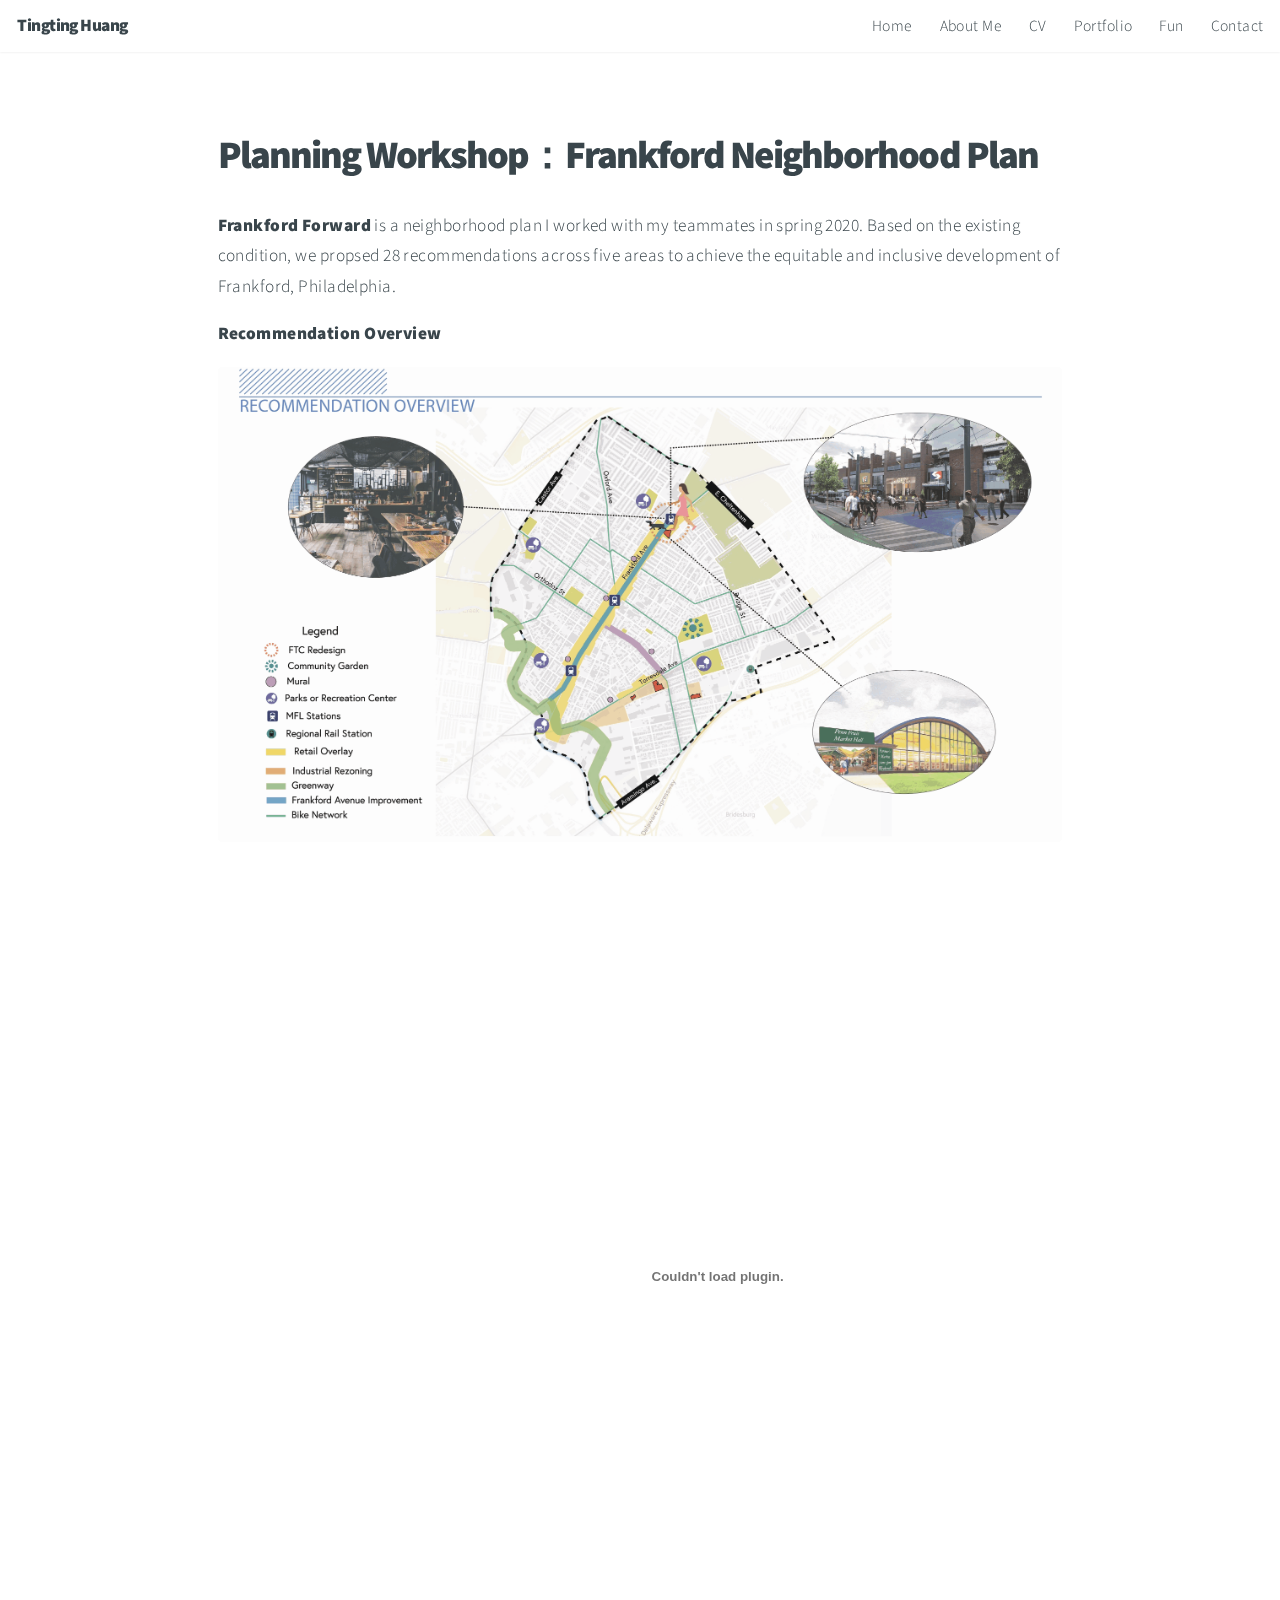
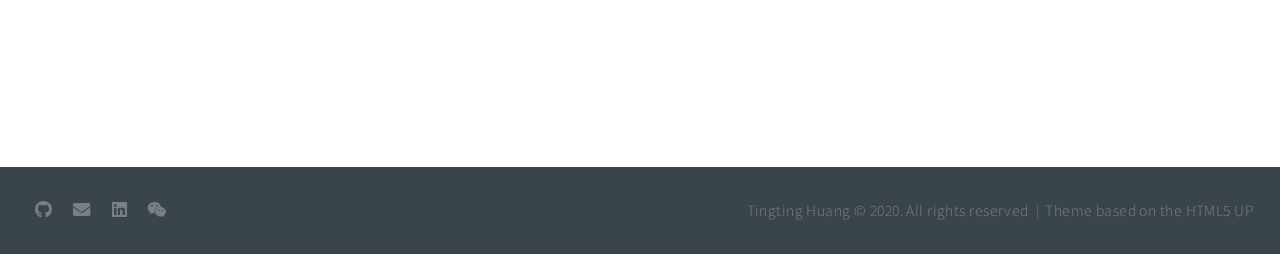
<file: project1.html>
<!DOCTYPE HTML>
<!--
Tingting Huang
    Contact: huangtt@upenn.edu
    Created: July 27th, 2020.
    Last Updated: July 31st, 2020
    Tingting Huang's personal website. This site has information about her,
	details about her education, work experience, skills and portfolio, as well as links to her GitHub and LinkedIn Profiles.
	This site is hosted on GitHub Pages. Theme based on the Big Picture Theme by HTML5 UP.
	Free for personal and commercial use under the CCA 3.0 license (html5up.net/license)
-->
<html>
	<head>
		<title>Frankford Neighborhood Plan</title>
		<link rel="icon" type="image/x-icon" href="images/logo2.png">
		<meta charset="utf-8" />
		<meta name="viewport" content="width=device-width, initial-scale=1, user-scalable=no" />
		<link rel="stylesheet" href="assets/css/main.css" />
		<noscript><link rel="stylesheet" href="assets/css/noscript.css" /></noscript>
	</head>
	<body class="is-preload">

		<!-- Header -->
		<header id="header">
			<h1>Tingting Huang</h1>
			<nav>
				<ul>
					<li><a href="index.html#intro">Home</a></li>
					<li><a href="index.html#one">About Me</a></li>
					<li><a href="index.html#two">CV</a></li>
					<li><a href="index.html#work">Portfolio</a></li>
					<li><a href="index.html#three">Fun</a></li>
					<li><a href="index.html#contact">Contact</a></li>
				</ul>
			</nav>
		</header>

				<!-- Main -->
					<div id="main">
					<div class="row">
						<div class="column">
							<h2>Planning Workshop：Frankford Neighborhood Plan</h2>
							<br>
						    <p><strong>Frankford Forward</strong> is a neighborhood plan I worked with my teammates in spring 2020. Based on the existing condition, we propsed 28 recommendations across five areas to achieve the equitable and inclusive development of Frankford, Philadelphia.</p>
						<!-- </span><img src="images/project1/03.jpg" class="image fit" alt="" /></span> -->
						<p><strong>Recommendation Overview</strong></p>
						</span><img src="images/project1/02.gif" class="image fit" alt="" /></span>
						<embed src="doc/FridayBookDraftFrankford2.pdf" width="1000" height="800">
						<!-- <iframe frameborder='0'  width='1000' height='650'  title='FridayBookDraftFrankford2' src='https://333261.youtucc.com/stage/210619/333261.html?70415417' type='text/html' allowfullscreen='true' scrolling='no' marginwidth='0' marginheight='0'></iframe> -->
						<!-- <p><strong>Transportation Existing Conditions</strong></p>
						</span><img src="images/project1/04.jpg" class="image fit" alt="" /></span>
					    </span><img src="images/project1/05.jpg" class="image fit" alt="" /></span>
						<p><strong>Intersection Redesign</strong></p>
						</span><img src="images/project1/06.jpg" class="image fit" alt="" /></span> -->
						</div>
					</div>

		<!-- Footer -->
		<footer id="footer">

			<!-- Icons -->
				<ul class="icons">
					<li><a href="https://github.com/imtingting/imtingting.github.io" class="icon brands fa-github"><span class="label">Twit  ter</span></a></li>
					<li><a href="mailto:huangtt@upenn.edu?" class="icon solid fa-envelope"><span class="label">Instagram</span></a></li>
					<li><a href="https://www.linkedin.com/in/tingting-huang-314983183/" class="icon brands fa-linkedin"><span class="label">LinkedIn</span></a></li>
					<li><a href="images/Wechat.jpg" class="icon brands fa-weixin"><span class="label">Facebook</span></a></li>
				</ul>

			<!-- Menu -->
				<ul class="menu">
					<li>Tingting Huang &copy; 2020. All rights reserved</li><li>Theme based on the HTML5 UP</li>
				</ul>

		</footer>

	<!-- Scripts -->
		<script src="assets/js/jquery.min.js"></script>
		<script src="assets/js/jquery.poptrox.min.js"></script>
		<script src="assets/js/jquery.scrolly.min.js"></script>
		<script src="assets/js/jquery.scrollex.min.js"></script>
		<script src="assets/js/browser.min.js"></script>
		<script src="assets/js/breakpoints.min.js"></script>
		<script src="assets/js/util.js"></script>
		<script src="assets/js/main.js"></script>

</body>
</html>
</file>
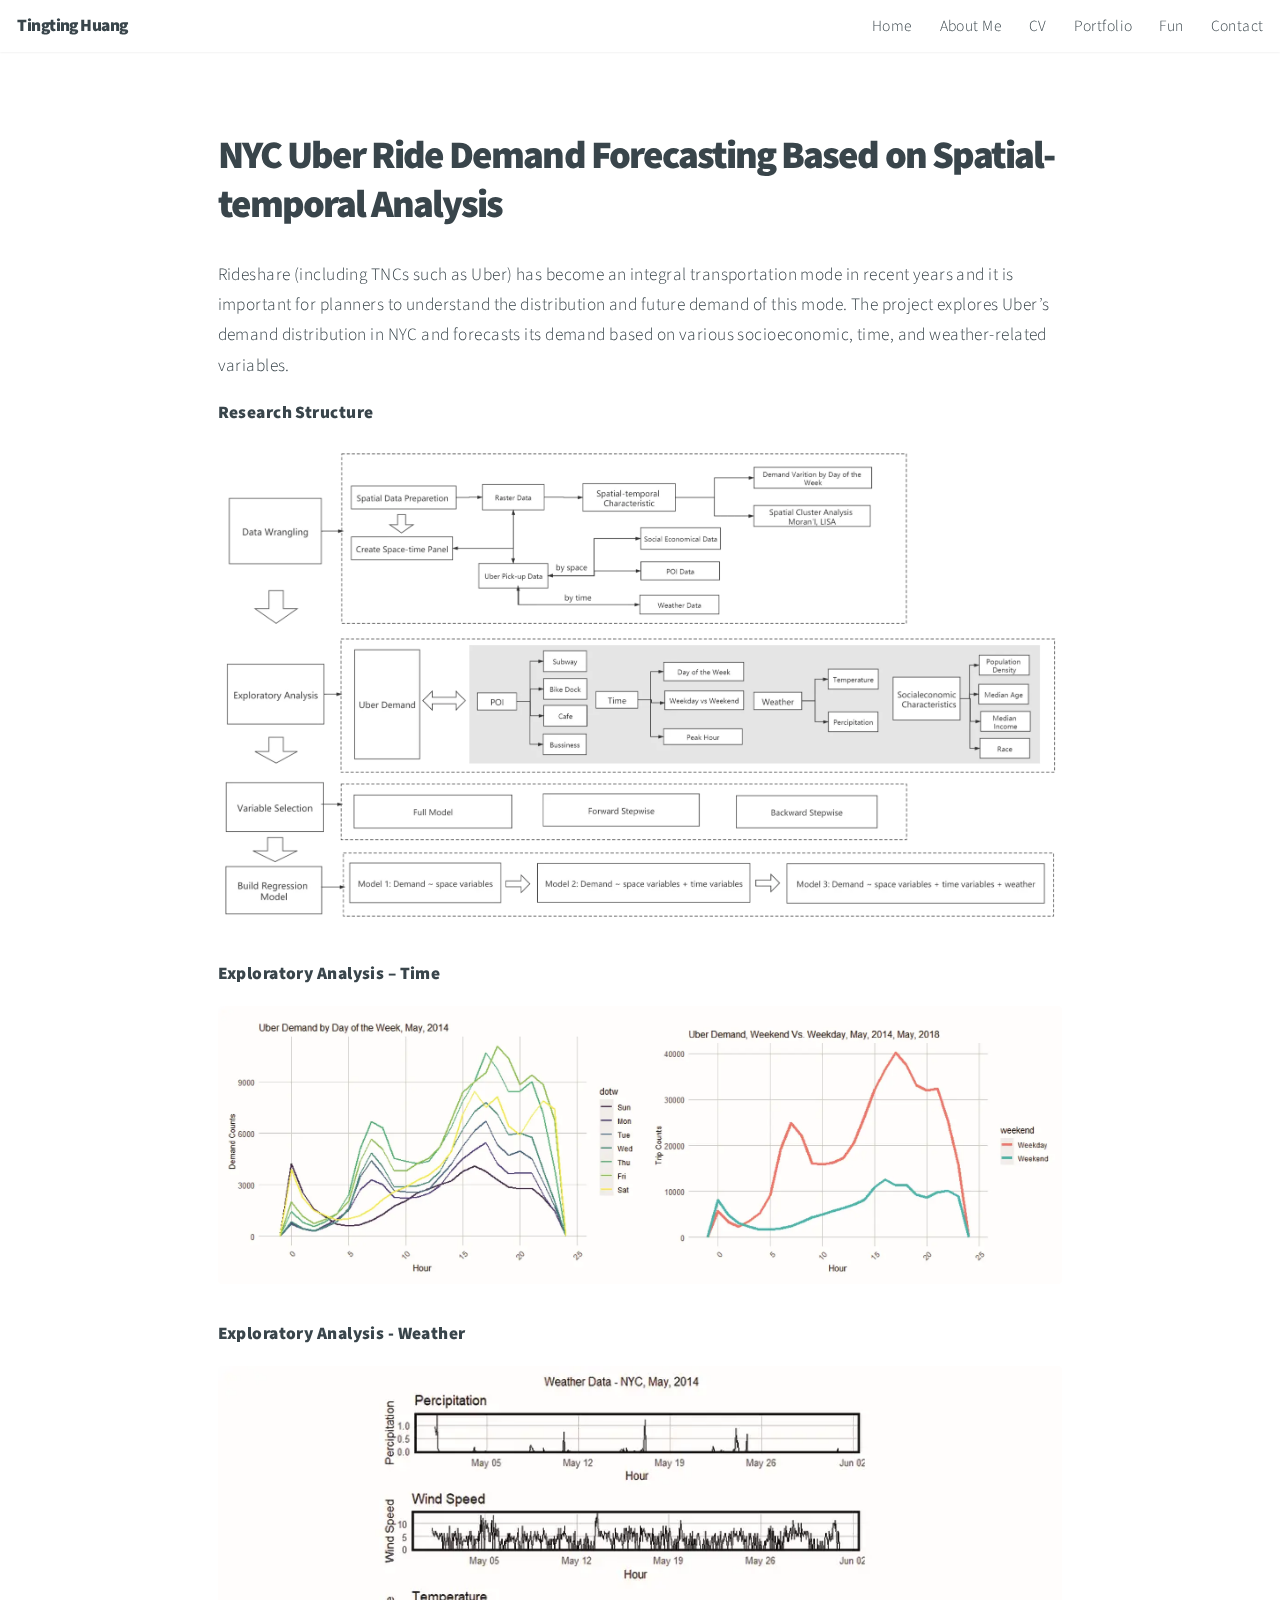
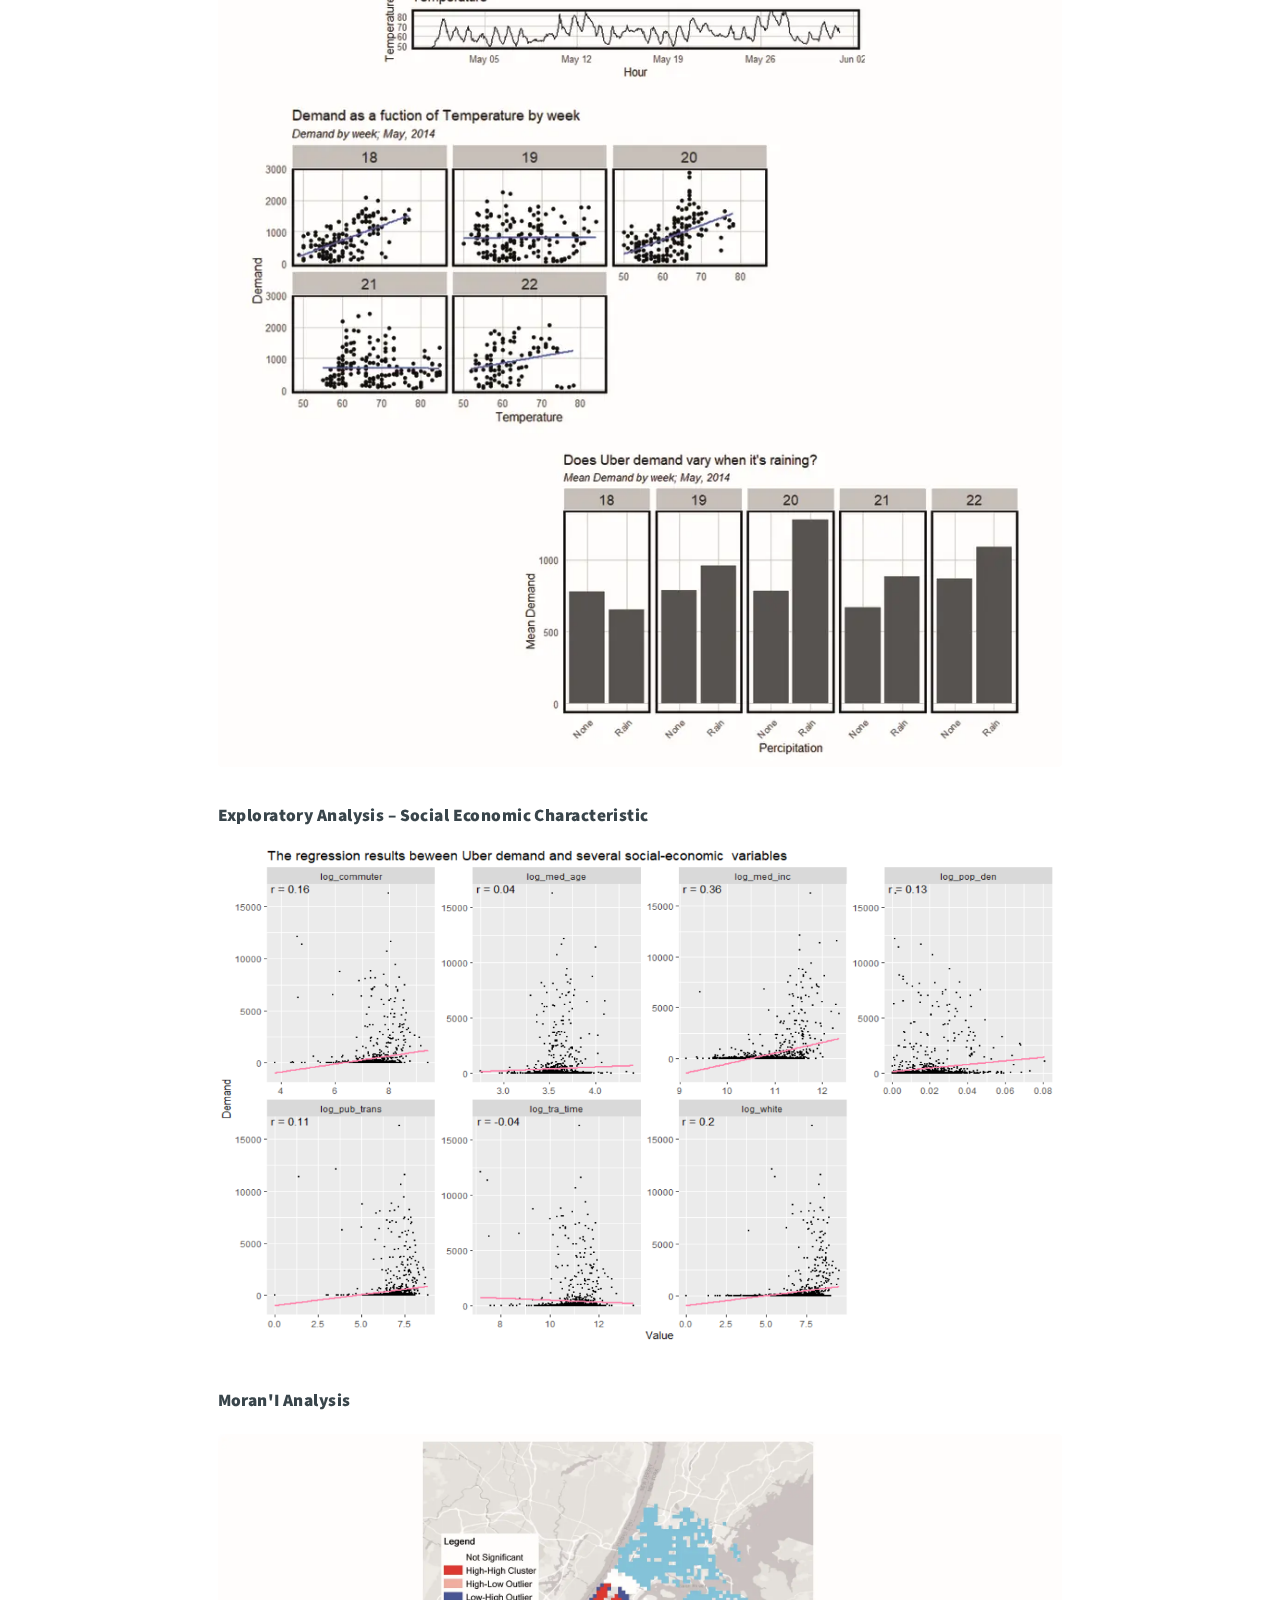
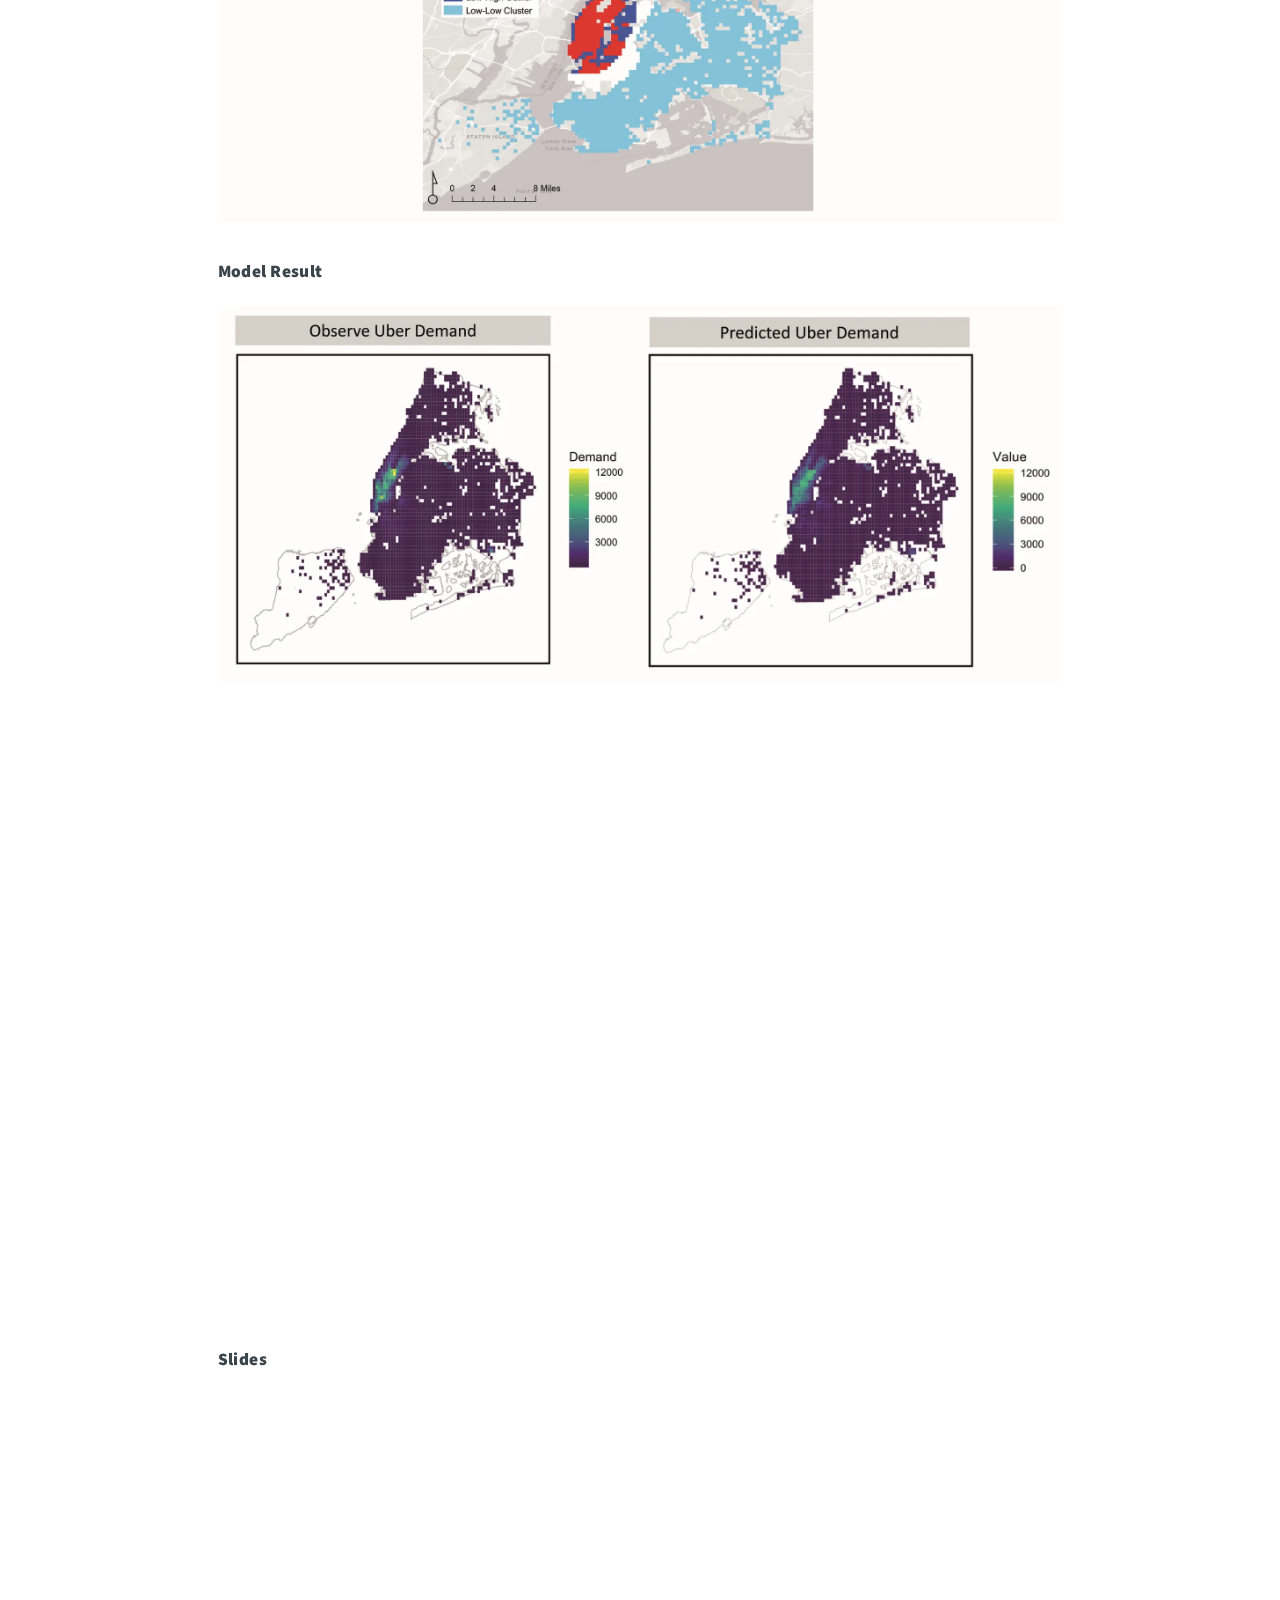
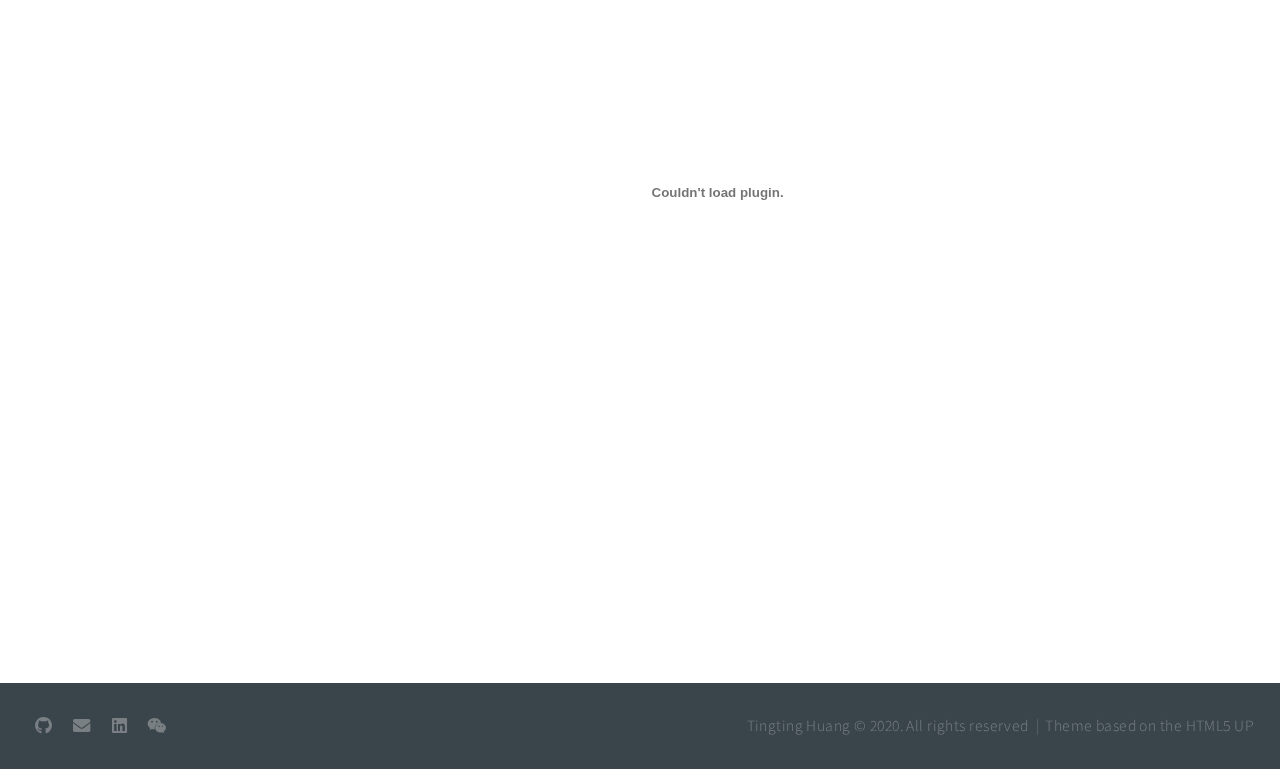
<file: project2.html>
<!DOCTYPE HTML>
<!--
Tingting Huang
    Contact: huangtt@upenn.edu
    Created: July 27th, 2020.
    Last Updated: July 31st, 2020
    Tingting Huang's personal website. This site has information about her,
	details about her education, work experience, skills and portfolio, as well as links to her GitHub and LinkedIn Profiles.
	This site is hosted on GitHub Pages. Theme based on the Big Picture Theme by HTML5 UP.
	Free for personal and commercial use under the CCA 3.0 license (html5up.net/license)
-->
<html>
	<head>
		<title>NYC Uber Prediction</title>
		<link rel="icon" type="image/x-icon" href="images/logo2.png">
		<meta charset="utf-8" />
		<meta name="viewport" content="width=device-width, initial-scale=1, user-scalable=no" />
		<link rel="stylesheet" href="assets/css/main.css" />
		<noscript><link rel="stylesheet" href="assets/css/noscript.css" /></noscript>
	</head>
	<body class="is-preload">

		<!-- Header -->
		<header id="header">
			<h1>Tingting Huang</h1>
			<nav>
				<ul>
					<li><a href="index.html#intro">Home</a></li>
					<li><a href="index.html#one">About Me</a></li>
					<li><a href="index.html#two">CV</a></li>
					<li><a href="index.html#work">Portfolio</a></li>
					<li><a href="index.html#three">Fun</a></li>
					<li><a href="index.html#contact">Contact</a></li>
				</ul>
			</nav>
		</header>

				<!-- Main -->
					<div id="main">
					<div class="row">
						<div class="column">
							<h2>NYC Uber Ride Demand Forecasting Based on Spatial-temporal Analysis</h2>
							<br>
							<p>Rideshare (including TNCs such as Uber) has become an integral transportation mode in recent years and it is important for planners to understand the distribution and future demand of this mode. The project explores Uber’s demand distribution in NYC and forecasts its demand based on various socioeconomic, time, and weather-related variables.</p>
						    <p><strong>Research Structure</strong></p>
						</span><img src="images/project2/02.png" class="image fit" alt="" /></span>
						<p><strong>Exploratory Analysis – Time </strong></p>
						</span><img src="images/project2/03.jpg" class="image fit" alt="" /></span>
						<p><strong>Exploratory Analysis - Weather</strong></p>
						</span><img src="images/project2/04.jpg" class="image fit" alt="" /></span>
						<p><strong>Exploratory Analysis – Social Economic Characteristic</strong></p>
					    </span><img src="images/project2/06.PNG" class="image fit" alt="" /></span>
						<p><strong>Moran'I Analysis</strong></p>
						</span><img src="images/project2/07.jpg" class="image fit" alt="" /></span>
						<p><strong>Model Result</strong></p>
						</span><img src="images/project2/08.jpg" class="image fit" alt="" /></span>
						<br>
						<iframe width="885" height="588" src="https://www.youtube.com/embed/NWMTkT68I94" title="NYC Uber Demand Forecasting based on Spatial-Temporal Analysis" frameborder="0" allow="accelerometer; autoplay; clipboard-write; encrypted-media; gyroscope; picture-in-picture; web-share" allowfullscreen></iframe>
						<br>
						<p><strong>Slides</strong></p>
						<embed src="doc/Uber_Project.pdf#toolbar=0&navpanes=0&scrollbar=0" width="1000" height="800">
						</div>
					</div>

		<!-- Footer -->
		<footer id="footer">

			<!-- Icons -->
				<ul class="icons">
					<li><a href="https://github.com/imtingting/imtingting.github.io" class="icon brands fa-github"><span class="label">Twit  ter</span></a></li>
					<li><a href="mailto:huangtt@upenn.edu?" class="icon solid fa-envelope"><span class="label">Instagram</span></a></li>
					<li><a href="https://www.linkedin.com/in/tingting-huang-314983183/" class="icon brands fa-linkedin"><span class="label">LinkedIn</span></a></li>
					<li><a href="images/Wechat.jpg" class="icon brands fa-weixin"><span class="label">Facebook</span></a></li>
				</ul>

			<!-- Menu -->
				<ul class="menu">
					<li>Tingting Huang &copy; 2020. All rights reserved</li><li>Theme based on the HTML5 UP</li>
				</ul>

		</footer>

	<!-- Scripts -->
		<script src="assets/js/jquery.min.js"></script>
		<script src="assets/js/jquery.poptrox.min.js"></script>
		<script src="assets/js/jquery.scrolly.min.js"></script>
		<script src="assets/js/jquery.scrollex.min.js"></script>
		<script src="assets/js/browser.min.js"></script>
		<script src="assets/js/breakpoints.min.js"></script>
		<script src="assets/js/util.js"></script>
		<script src="assets/js/main.js"></script>

</body>
</html>
</file>
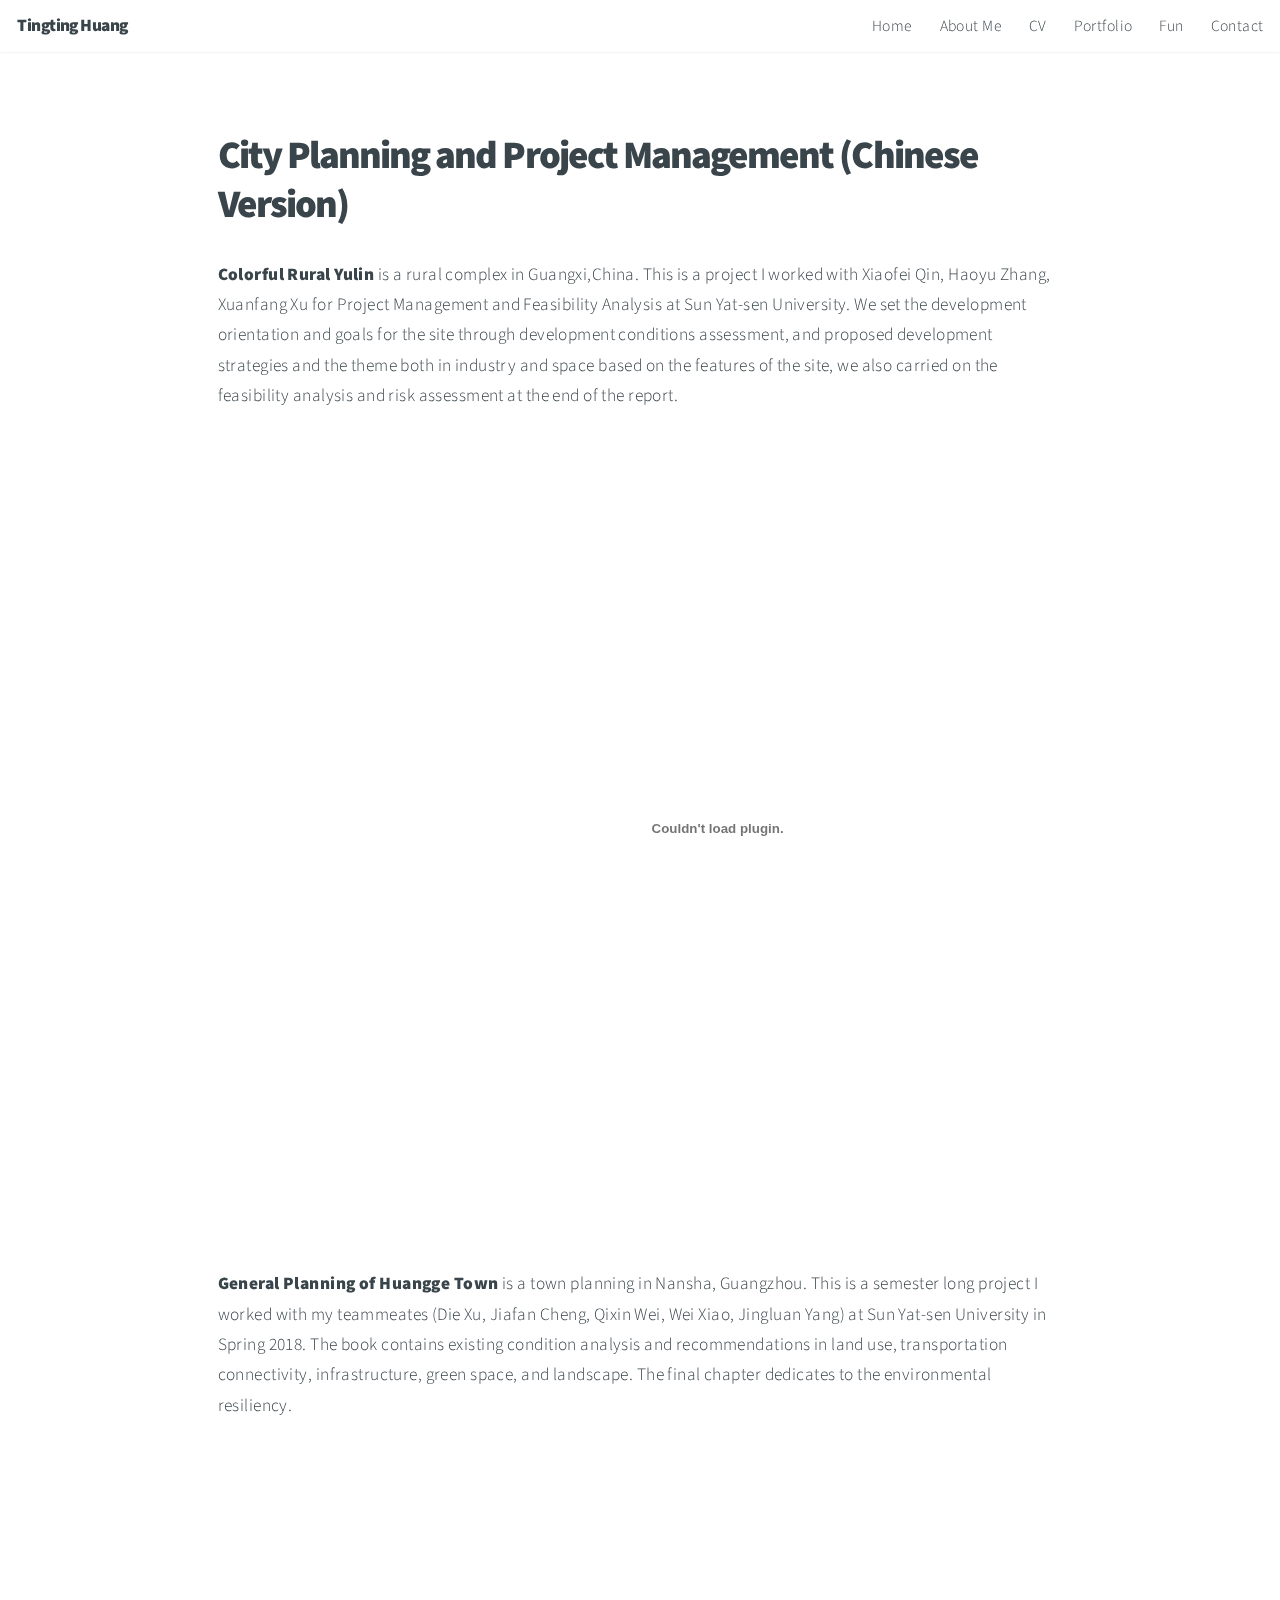
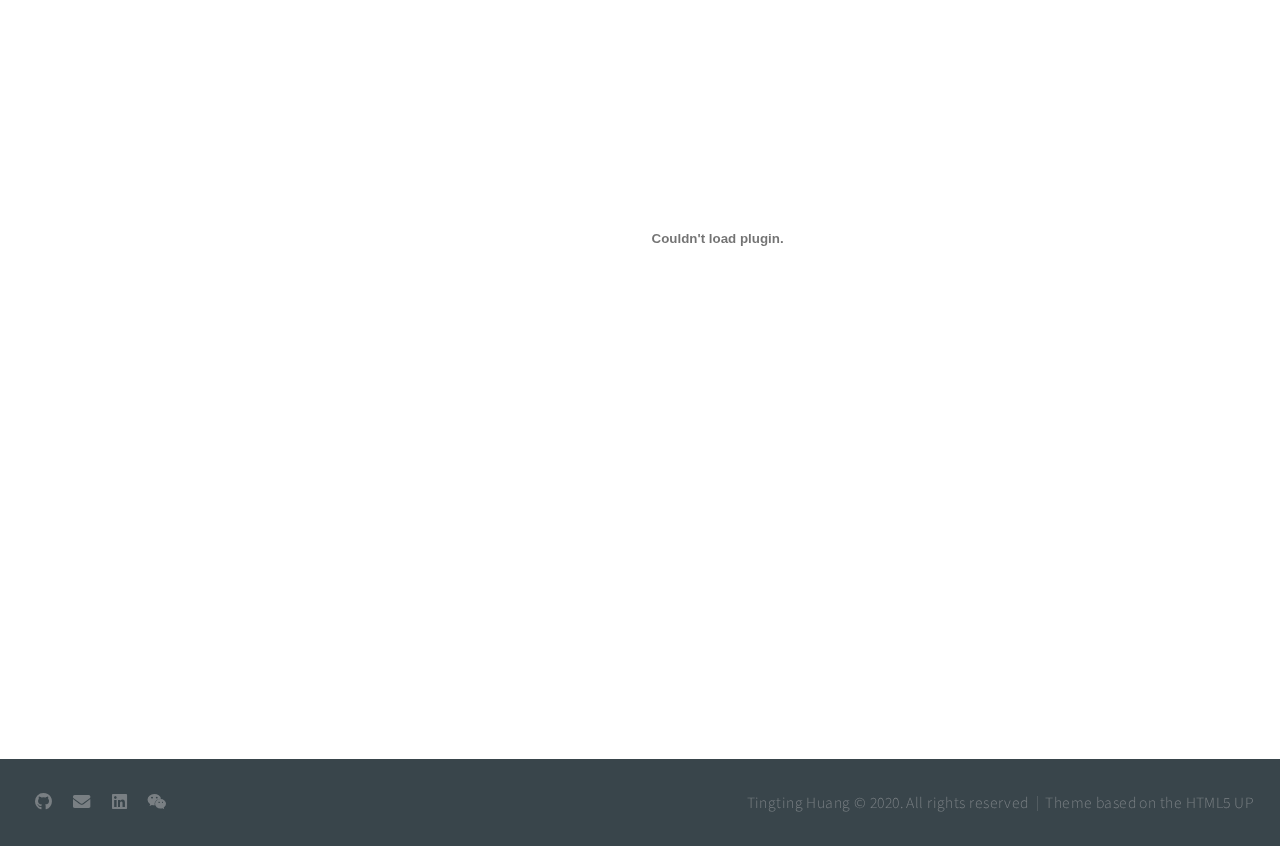
<file: project4.html>
<!DOCTYPE HTML>
<!--
Tingting Huang
    Contact: huangtt@upenn.edu
    Created: July 27th, 2020.
    Last Updated: July 31st, 2020
    Tingting Huang's personal website. This site has information about her,
	details about her education, work experience, skills and portfolio, as well as links to her GitHub and LinkedIn Profiles.
	This site is hosted on GitHub Pages. Theme based on the Big Picture Theme by HTML5 UP.
	Free for personal and commercial use under the CCA 3.0 license (html5up.net/license)
-->
<html>
	<head>
		<title>City Planning Project in Chinese</title>
		<link rel="icon" type="image/x-icon" href="images/logo2.png">
		<meta charset="utf-8" />
		<meta name="viewport" content="width=device-width, initial-scale=1, user-scalable=no" />
		<link rel="stylesheet" href="assets/css/main.css" />
		<noscript><link rel="stylesheet" href="assets/css/noscript.css" /></noscript>
	</head>
	<body class="is-preload">

		<!-- Header -->
		<header id="header">
			<h1>Tingting Huang</h1>
			<nav>
				<ul>
					<li><a href="index.html#intro">Home</a></li>
					<li><a href="index.html#one">About Me</a></li>
					<li><a href="index.html#two">CV</a></li>
					<li><a href="index.html#work">Portfolio</a></li>
					<li><a href="index.html#three">Fun</a></li>
					<li><a href="index.html#contact">Contact</a></li>
				</ul>
			</nav>
		</header>

				<!-- Main -->
					<div id="main">
					<div class="row">
						<div class="column">
							<h2>City Planning and Project Management (Chinese Version)</h2>
							<br>
							<!--<object data="cv/玉林五彩田园（终板打印）黄婷婷.pdf" type="application/pdf" width="1000" height="800">-->
							<p><strong>Colorful Rural Yulin</strong> is a rural complex in Guangxi,China. This is a project I worked with Xiaofei Qin, 
								Haoyu Zhang, Xuanfang Xu for Project Management and Feasibility Analysis at Sun Yat-sen University.
								We set the development orientation and goals for the site through development conditions assessment, 
								and proposed development strategies and the theme both in industry and space based on the features of the site, 
								we also carried on the feasibility analysis and risk assessment at the end of the report.</p>
							<embed src="cv/玉林五彩田园（终板打印）黄婷婷.pdf#toolbar=0&navpanes=0&scrollbar=0" width="1000" height="800">
							<br>
							<br>	
							<p><strong>General Planning of Huangge Town</strong> is a town planning in Nansha, Guangzhou. This is a semester long project I worked with my teammeates 
								(Die Xu, Jiafan Cheng, Qixin Wei, Wei Xiao, Jingluan Yang) at Sun Yat-sen University in Spring 2018. The book contains existing condition analysis 
								and recommendations in land use, transportation connectivity, infrastructure,
                                                                green space, and landscape. The final chapter dedicates to the environmental resiliency.
							</p>
							<embed src="cv/黄阁镇总规.pdf#toolbar=0&navpanes=0&scrollbar=0" width="1000" height="800">
							<br>
							<br>
						</div>
					</div>
						
		<!-- Footer -->
		<footer id="footer">

			<!-- Icons -->
				<ul class="icons">
					<li><a href="https://github.com/imtingting/imtingting.github.io" class="icon brands fa-github"><span class="label">Twit  ter</span></a></li>
					<li><a href="mailto:huangtt@upenn.edu?" class="icon solid fa-envelope"><span class="label">Instagram</span></a></li>
					<li><a href="https://www.linkedin.com/in/tingting-huang-314983183/" class="icon brands fa-linkedin"><span class="label">LinkedIn</span></a></li>
					<li><a href="images/Wechat.jpg" class="icon brands fa-weixin"><span class="label">Facebook</span></a></li>
				</ul>

			<!-- Menu -->
				<ul class="menu">
					<li>Tingting Huang &copy; 2020. All rights reserved</li><li>Theme based on the HTML5 UP</li>
				</ul>

		</footer>

	<!-- Scripts -->
		<script src="assets/js/jquery.min.js"></script>
		<script src="assets/js/jquery.poptrox.min.js"></script>
		<script src="assets/js/jquery.scrolly.min.js"></script>
		<script src="assets/js/jquery.scrollex.min.js"></script>
		<script src="assets/js/browser.min.js"></script>
		<script src="assets/js/breakpoints.min.js"></script>
		<script src="assets/js/util.js"></script>
		<script src="assets/js/main.js"></script>

</body>
</html>
</file>
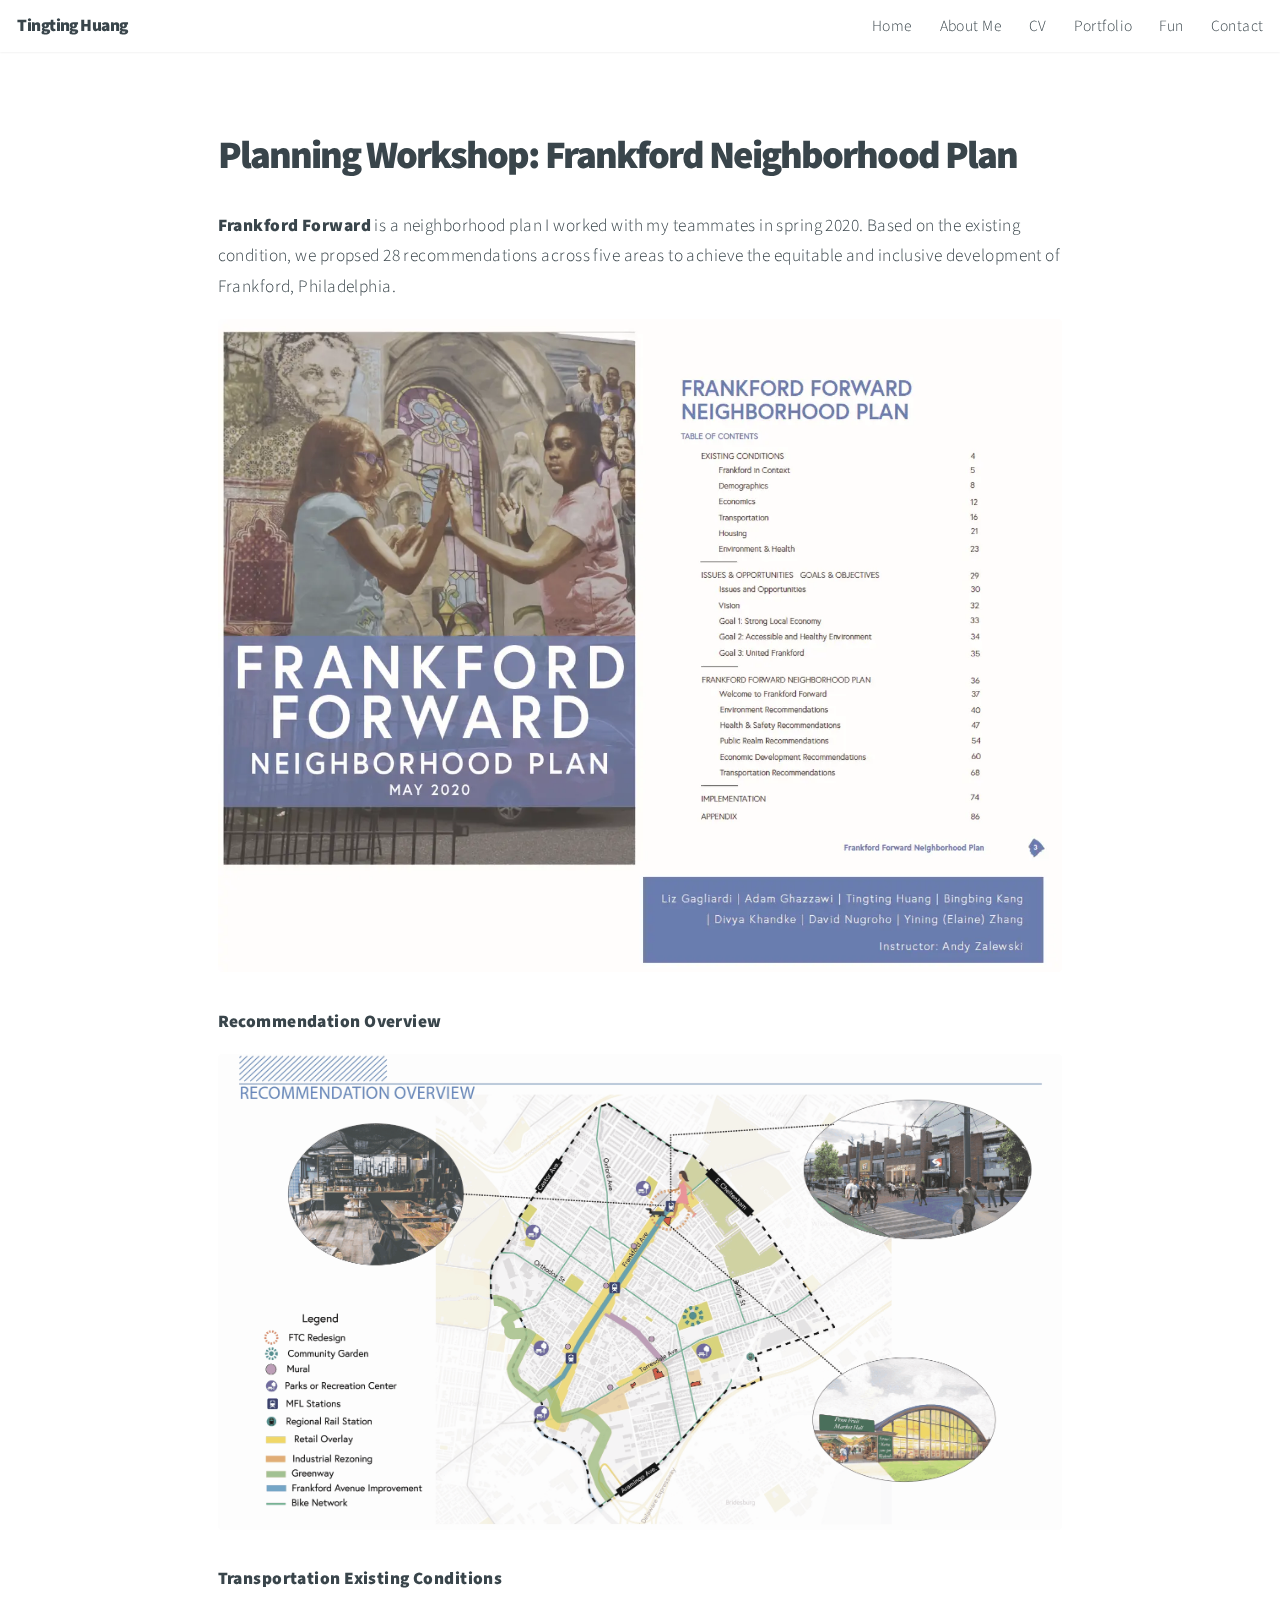
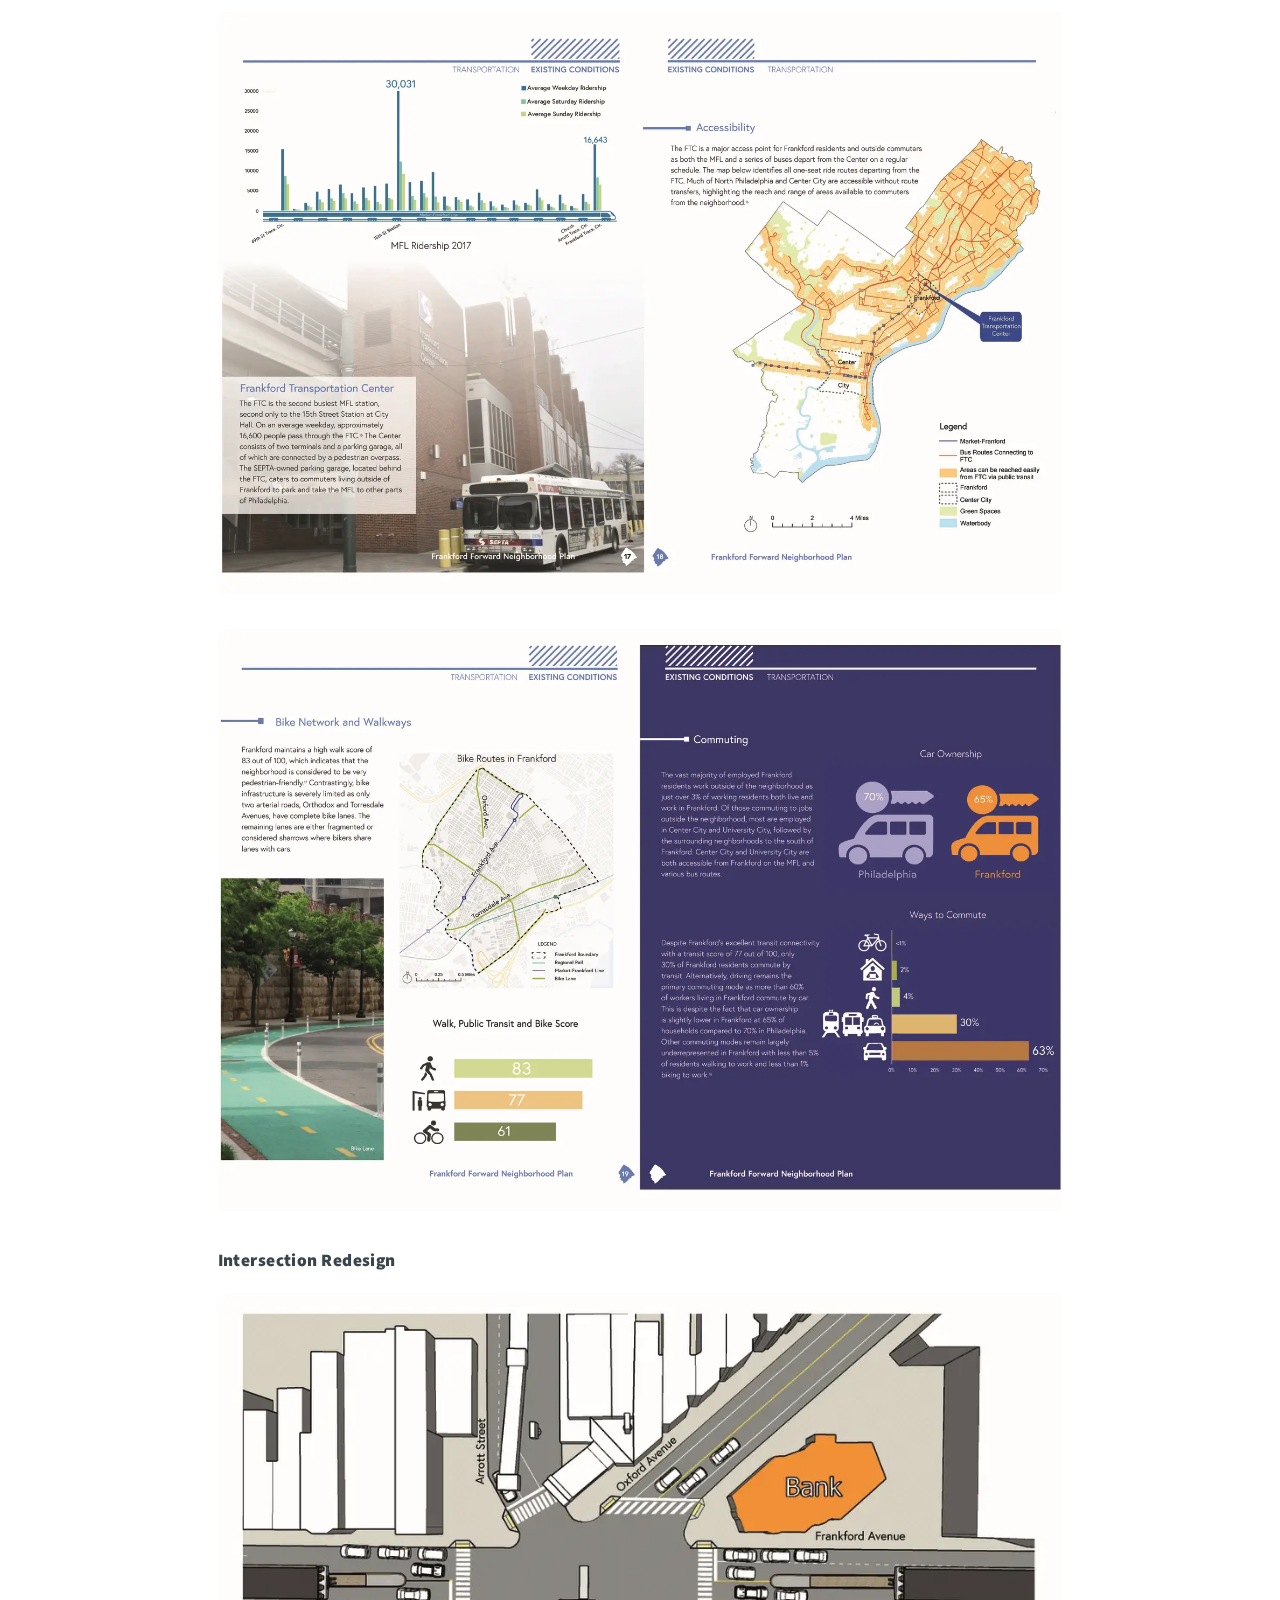
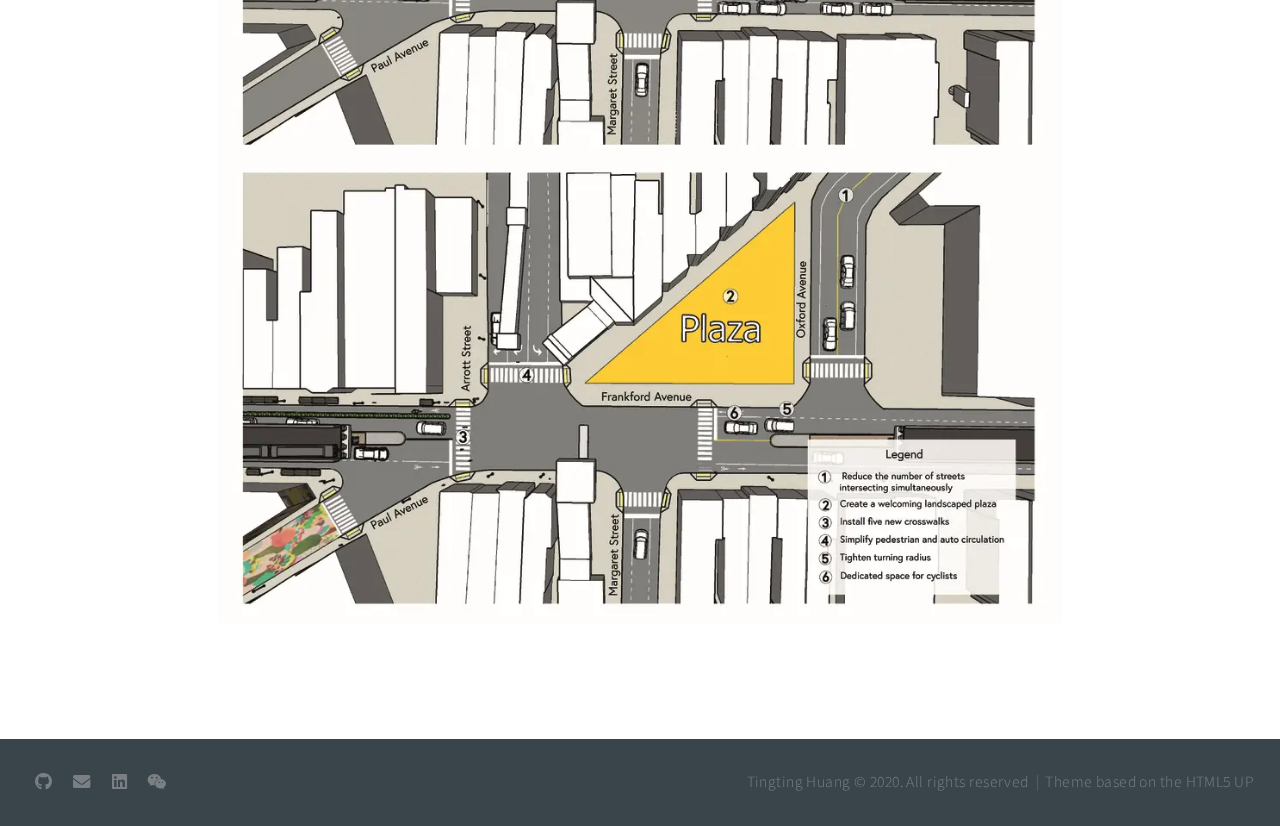
<file: project8.html>
<!DOCTYPE HTML>
<!--
Tingting Huang
    Contact: huangtt@upenn.edu
    Created: July 27th, 2020.
    Last Updated: July 31st, 2020
    Tingting Huang's personal website. This site has information about her,
	details about her education, work experience, skills and portfolio, as well as links to her GitHub and LinkedIn Profiles.
	This site is hosted on GitHub Pages. Theme based on the Big Picture Theme by HTML5 UP.
	Free for personal and commercial use under the CCA 3.0 license (html5up.net/license)
-->
<html>
	<head>
		<title>Frankford Neighborhood Plan</title>
		<link rel="icon" type="image/x-icon" href="images/logo2.png">
		<meta charset="utf-8" />
		<meta name="viewport" content="width=device-width, initial-scale=1, user-scalable=no" />
		<link rel="stylesheet" href="assets/css/main.css" />
		<noscript><link rel="stylesheet" href="assets/css/noscript.css" /></noscript>
	</head>
	<body class="is-preload">

		<!-- Header -->
		<header id="header">
			<h1>Tingting Huang</h1>
			<nav>
				<ul>
					<li><a href="index.html#intro">Home</a></li>
					<li><a href="index.html#one">About Me</a></li>
					<li><a href="index.html#two">CV</a></li>
					<li><a href="index.html#work">Portfolio</a></li>
					<li><a href="index.html#three">Fun</a></li>
					<li><a href="index.html#contact">Contact</a></li>
				</ul>
			</nav>
		</header>

				<!-- Main -->
					<div id="main">
					<div class="row">
						<div class="column">
							<h2>Planning Workshop: Frankford Neighborhood Plan</h2>
							<br>
						    <p><strong>Frankford Forward</strong> is a neighborhood plan I worked with my teammates in spring 2020. Based on the existing condition, we propsed 28 recommendations across five areas to achieve the equitable and inclusive development of Frankford, Philadelphia.</p>
						</span><img src="images/project1/03.jpg" class="image fit" alt="" /></span>
						<p><strong>Recommendation Overview</strong></p>
						</span><img src="images/project1/02.gif" class="image fit" alt="" /></span>
						<p><strong>Transportation Existing Conditions</strong></p>
						</span><img src="images/project1/04.jpg" class="image fit" alt="" /></span>
					    </span><img src="images/project1/05.jpg" class="image fit" alt="" /></span>
						<p><strong>Intersection Redesign</strong></p>
						</span><img src="images/project1/06.jpg" class="image fit" alt="" /></span>
						</div>
					</div>

		<!-- Footer -->
		<footer id="footer">

			<!-- Icons -->
				<ul class="icons">
					<li><a href="https://github.com/imtingting/imtingting.github.io" class="icon brands fa-github"><span class="label">Twit  ter</span></a></li>
					<li><a href="mailto:huangtt@upenn.edu?" class="icon solid fa-envelope"><span class="label">Instagram</span></a></li>
					<li><a href="https://www.linkedin.com/in/tingting-huang-314983183/" class="icon brands fa-linkedin"><span class="label">LinkedIn</span></a></li>
					<li><a href="images/Wechat.jpg" class="icon brands fa-weixin"><span class="label">Facebook</span></a></li>
				</ul>

			<!-- Menu -->
				<ul class="menu">
					<li>Tingting Huang &copy; 2020. All rights reserved</li><li>Theme based on the HTML5 UP</li>
				</ul>

		</footer>

	<!-- Scripts -->
		<script src="assets/js/jquery.min.js"></script>
		<script src="assets/js/jquery.poptrox.min.js"></script>
		<script src="assets/js/jquery.scrolly.min.js"></script>
		<script src="assets/js/jquery.scrollex.min.js"></script>
		<script src="assets/js/browser.min.js"></script>
		<script src="assets/js/breakpoints.min.js"></script>
		<script src="assets/js/util.js"></script>
		<script src="assets/js/main.js"></script>

</body>
</html>
</file>
<file: assets/css/noscript.css>
/*
	Big Picture by HTML5 UP
	html5up.net | @ajlkn
	Free for personal and commercial use under the CCA 3.0 license (html5up.net/license)
*/

/* Loader */

	body:before, body:after {
		display: none;
	}

/* Tiles */

body.is-preload .tiles article {
	-moz-transform: none;
	-webkit-transform: none;
	-ms-transform: none;
	transform: none;
	opacity: 1;
}
</file>
<file: assets/css/main.css>
@import url("https://fonts.googleapis.com/css?family=Source+Sans+Pro:300,900");
@import url("fontawesome-all.min.css");

/*
	Big Picture by HTML5 UP
	html5up.net | @ajlkn
	Free for personal and commercial use under the CCA 3.0 license (html5up.net/license)
*/

html, body, div, span, applet, object,
iframe, h1, h2, h3, h4, h5, h6, p, blockquote,
pre, a, abbr, acronym, address, big, cite,
code, del, dfn, em, img, ins, kbd, q, s, samp,
small, strike, strong, sub, sup, tt, var, b,
u, i, center, dl, dt, dd, ol, ul, li, fieldset,
form, label, legend, table, caption, tbody,
tfoot, thead, tr, th, td, article, aside,
canvas, details, embed, figure, figcaption,
footer, header, hgroup, menu, nav, output, ruby,
section, summary, time, mark, audio, video {
	margin: 0;
	padding: 0;
	border: 0;
	font-size: 100%;
	font: inherit;
	vertical-align: baseline;}

article, aside, details, figcaption, figure,
footer, header, hgroup, menu, nav, section {
	display: block;}

body {
	line-height: 1;
}

ol, ul {
	list-style: none;
}

svg {
	margin-right:5px;
}

blockquote, q {
	quotes: none;
}

	blockquote:before, blockquote:after, q:before, q:after {
		content: '';
		content: none;
	}

table {
	border-collapse: collapse;
	border-spacing: 0;
}

body {
	-webkit-text-size-adjust: none;
}

mark {
	background-color: transparent;
	color: inherit;
}

input::-moz-focus-inner {
	border: 0;
	padding: 0;
}

input, select, textarea {
	-moz-appearance: none;
	-webkit-appearance: none;
	-ms-appearance: none;
	appearance: none;
}

/* Basic */

	@-ms-viewport {
		width: device-width;
	}

	html {
		height: 100%;
	}

	html {
		box-sizing: border-box;
	}

	*, *:before, *:after {
		box-sizing: inherit;
	}

	body {
		background: #ffffff;
		height: 100%;
		min-width: 320px;
	}

		body.is-preload *, body.is-preload *:before, body.is-preload *:after {
			-moz-animation: none !important;
			-webkit-animation: none !important;
			-ms-animation: none !important;
			animation: none !important;
			-moz-transition: none !important;
			-webkit-transition: none !important;
			-ms-transition: none !important;
			transition: none !important;
		}

/* Spinner */

	@-moz-keyframes spinner-rotate {
		0% {
			-moz-transform: scale(1) rotate(0deg);
			-webkit-transform: scale(1) rotate(0deg);
			-ms-transform: scale(1) rotate(0deg);
			transform: scale(1) rotate(0deg);
		}

		100% {
			-moz-transform: scale(1) rotate(360deg);
			-webkit-transform: scale(1) rotate(360deg);
			-ms-transform: scale(1) rotate(360deg);
			transform: scale(1) rotate(360deg);
		}
	}

	@-webkit-keyframes spinner-rotate {
		0% {
			-moz-transform: scale(1) rotate(0deg);
			-webkit-transform: scale(1) rotate(0deg);
			-ms-transform: scale(1) rotate(0deg);
			transform: scale(1) rotate(0deg);
		}

		100% {
			-moz-transform: scale(1) rotate(360deg);
			-webkit-transform: scale(1) rotate(360deg);
			-ms-transform: scale(1) rotate(360deg);
			transform: scale(1) rotate(360deg);
		}
	}

	@-ms-keyframes spinner-rotate {
		0% {
			-moz-transform: scale(1) rotate(0deg);
			-webkit-transform: scale(1) rotate(0deg);
			-ms-transform: scale(1) rotate(0deg);
			transform: scale(1) rotate(0deg);
		}

		100% {
			-moz-transform: scale(1) rotate(360deg);
			-webkit-transform: scale(1) rotate(360deg);
			-ms-transform: scale(1) rotate(360deg);
			transform: scale(1) rotate(360deg);
		}
	}

	@keyframes spinner-rotate {
		0% {
			-moz-transform: scale(1) rotate(0deg);
			-webkit-transform: scale(1) rotate(0deg);
			-ms-transform: scale(1) rotate(0deg);
			transform: scale(1) rotate(0deg);
		}

		100% {
			-moz-transform: scale(1) rotate(360deg);
			-webkit-transform: scale(1) rotate(360deg);
			-ms-transform: scale(1) rotate(360deg);
			transform: scale(1) rotate(360deg);
		}
	}

/* Loader */

	@-moz-keyframes spinner-show {
		0% {
			opacity: 0;
		}

		100% {
			opacity: 1;
		}
	}

	@-webkit-keyframes spinner-show {
		0% {
			opacity: 0;
		}

		100% {
			opacity: 1;
		}
	}

	@-ms-keyframes spinner-show {
		0% {
			opacity: 0;
		}

		100% {
			opacity: 1;
		}
	}

	@keyframes spinner-show {
		0% {
			opacity: 0;
		}

		100% {
			opacity: 1;
		}
	}

	@-moz-keyframes spinner-hide {
		0% {
			-moz-transform: scale(1) rotate(0deg);
			-webkit-transform: scale(1) rotate(0deg);
			-ms-transform: scale(1) rotate(0deg);
			transform: scale(1) rotate(0deg);
			color: #e5e6e7;
			z-index: 100001;
		}

		99% {
			-moz-transform: scale(0.5) rotate(360deg);
			-webkit-transform: scale(0.5) rotate(360deg);
			-ms-transform: scale(0.5) rotate(360deg);
			transform: scale(0.5) rotate(360deg);
			color: #e5e6e7;
			z-index: 100001;
		}

		100% {
			-moz-transform: scale(0.5) rotate(360deg);
			-webkit-transform: scale(0.5) rotate(360deg);
			-ms-transform: scale(0.5) rotate(360deg);
			transform: scale(0.5) rotate(360deg);
			color: #e5e6e7;
			z-index: -1;
		}
	}

	@-webkit-keyframes spinner-hide {
		0% {
			-moz-transform: scale(1) rotate(0deg);
			-webkit-transform: scale(1) rotate(0deg);
			-ms-transform: scale(1) rotate(0deg);
			transform: scale(1) rotate(0deg);
			color: #e5e6e7;
			z-index: 100001;
		}

		99% {
			-moz-transform: scale(0.5) rotate(360deg);
			-webkit-transform: scale(0.5) rotate(360deg);
			-ms-transform: scale(0.5) rotate(360deg);
			transform: scale(0.5) rotate(360deg);
			color: #e5e6e7;
			z-index: 100001;
		}

		100% {
			-moz-transform: scale(0.5) rotate(360deg);
			-webkit-transform: scale(0.5) rotate(360deg);
			-ms-transform: scale(0.5) rotate(360deg);
			transform: scale(0.5) rotate(360deg);
			color: #e5e6e7;
			z-index: -1;
		}
	}

	@-ms-keyframes spinner-hide {
		0% {
			-moz-transform: scale(1) rotate(0deg);
			-webkit-transform: scale(1) rotate(0deg);
			-ms-transform: scale(1) rotate(0deg);
			transform: scale(1) rotate(0deg);
			color: #e5e6e7;
			z-index: 100001;
		}

		99% {
			-moz-transform: scale(0.5) rotate(360deg);
			-webkit-transform: scale(0.5) rotate(360deg);
			-ms-transform: scale(0.5) rotate(360deg);
			transform: scale(0.5) rotate(360deg);
			color: #e5e6e7;
			z-index: 100001;
		}

		100% {
			-moz-transform: scale(0.5) rotate(360deg);
			-webkit-transform: scale(0.5) rotate(360deg);
			-ms-transform: scale(0.5) rotate(360deg);
			transform: scale(0.5) rotate(360deg);
			color: #e5e6e7;
			z-index: -1;
		}
	}

	@keyframes spinner-hide {
		0% {
			-moz-transform: scale(1) rotate(0deg);
			-webkit-transform: scale(1) rotate(0deg);
			-ms-transform: scale(1) rotate(0deg);
			transform: scale(1) rotate(0deg);
			color: #e5e6e7;
			z-index: 100001;
		}

		99% {
			-moz-transform: scale(0.5) rotate(360deg);
			-webkit-transform: scale(0.5) rotate(360deg);
			-ms-transform: scale(0.5) rotate(360deg);
			transform: scale(0.5) rotate(360deg);
			color: #e5e6e7;
			z-index: 100001;
		}

		100% {
			-moz-transform: scale(0.5) rotate(360deg);
			-webkit-transform: scale(0.5) rotate(360deg);
			-ms-transform: scale(0.5) rotate(360deg);
			transform: scale(0.5) rotate(360deg);
			color: #e5e6e7;
			z-index: -1;
		}
	}

	@-moz-keyframes overlay-hide {
		0% {
			opacity: 1;
			z-index: 100000;
		}

		15% {
			opacity: 1;
			z-index: 100000;
		}

		99% {
			opacity: 0;
			z-index: 100000;
		}

		100% {
			opacity: 0;
			z-index: -1;
		}
	}

	@-webkit-keyframes overlay-hide {
		0% {
			opacity: 1;
			z-index: 100000;
		}

		15% {
			opacity: 1;
			z-index: 100000;
		}

		99% {
			opacity: 0;
			z-index: 100000;
		}

		100% {
			opacity: 0;
			z-index: -1;
		}
	}

	@-ms-keyframes overlay-hide {
		0% {
			opacity: 1;
			z-index: 100000;
		}

		15% {
			opacity: 1;
			z-index: 100000;
		}

		99% {
			opacity: 0;
			z-index: 100000;
		}

		100% {
			opacity: 0;
			z-index: -1;
		}
	}

	@keyframes overlay-hide {
		0% {
			opacity: 1;
			z-index: 100000;
		}

		15% {
			opacity: 1;
			z-index: 100000;
		}

		99% {
			opacity: 0;
			z-index: 100000;
		}

		100% {
			opacity: 0;
			z-index: -1;
		}
	}

	body {
		text-decoration: none;
	}

		body:before {
			-moz-animation: spinner-show 1.5s 1 0.25s ease forwards, spinner-hide 0.25s ease-in-out forwards !important;
			-webkit-animation: spinner-show 1.5s 1 0.25s ease forwards, spinner-hide 0.25s ease-in-out forwards !important;
			-ms-animation: spinner-show 1.5s 1 0.25s ease forwards, spinner-hide 0.25s ease-in-out forwards !important;
			animation: spinner-show 1.5s 1 0.25s ease forwards, spinner-hide 0.25s ease-in-out forwards !important;
			-moz-transform-origin: 50% 50%;
			-webkit-transform-origin: 50% 50%;
			-ms-transform-origin: 50% 50%;
			transform-origin: 50% 50%;
			-moz-osx-font-smoothing: grayscale;
			-webkit-font-smoothing: antialiased;
			font-family: FontAwesome;
			font-style: normal;
			font-weight: normal;
			text-transform: none !important;
			color: #e5e6e7;
			content: '\f1ce';
			cursor: default;
			display: block;
			font-size: 2em;
			height: 2em;
			left: 50%;
			line-height: 2em;
			margin: -1em 0 0 -1em;
			opacity: 0;
			position: fixed;
			text-align: center;
			top: 50%;
			width: 2em;
			z-index: -1;
		}

		body:after {
			-moz-animation: overlay-hide 1.5s ease-in forwards !important;
			-webkit-animation: overlay-hide 1.5s ease-in forwards !important;
			-ms-animation: overlay-hide 1.5s ease-in forwards !important;
			animation: overlay-hide 1.5s ease-in forwards !important;
			background: #ffffff;
			content: '';
			display: block;
			height: 100%;
			left: 0;
			opacity: 0;
			position: fixed;
			top: 0;
			width: 100%;
			z-index: -1;
		}

		body.is-preload:before {
			-moz-animation: spinner-show 1.5s 1 0.25s ease forwards, spinner-rotate 0.75s infinite linear !important;
			-webkit-animation: spinner-show 1.5s 1 0.25s ease forwards, spinner-rotate 0.75s infinite linear !important;
			-ms-animation: spinner-show 1.5s 1 0.25s ease forwards, spinner-rotate 0.75s infinite linear !important;
			animation: spinner-show 1.5s 1 0.25s ease forwards, spinner-rotate 0.75s infinite linear !important;
			z-index: 100001;
		}

		body.is-preload:after {
			-moz-animation: none !important;
			-webkit-animation: none !important;
			-ms-animation: none !important;
			animation: none !important;
			opacity: 1;
			z-index: 100000;
		}

	@media (-webkit-min-device-pixel-ratio: 2) {

		body:before {
			line-height: 2.025em;
		}

	}

/* Type */

	body, input, textarea, select {
		font-family: "Source Sans Pro", "sans-serif";
		font-weight: 300;
		font-size: 18pt;
		line-height: 1.75em;
		color: #39454b;
		letter-spacing: 0.025em;
	}

		@media screen and (max-width: 1920px) {

			body, input, textarea, select {
				font-size: 17pt;
			}

		}

		@media screen and (max-width: 1680px) {

			body, input, textarea, select {
				font-size: 15pt;
			}

		}

		@media screen and (max-width: 1280px) {

			body, input, textarea, select {
				font-size: 13pt;
			}

		}

		@media screen and (max-width: 1000px) {

			body, input, textarea, select {
				font-size: 13pt;
			}

		}

		@media screen and (max-width: 736px) {

			body, input, textarea, select {
				font-size: 12pt;
				line-height: 1.5em;
			}

		}

	h1, h2, h3, h4, h5, h6 {
		font-weight: 900;
		color: inherit;
		letter-spacing: -0.0325em;
	}

		h1 a, h2 a, h3 a, h4 a, h5 a, h6 a {
			color: inherit;
			text-decoration: none;
		}

	h2 {
		font-size: 2.25em;
		line-height: 1.25em;
		letter-spacing: -0.05em;
	}

	@media screen and (max-width: 736px) {

		h2 {
			font-size: 1.5em;
		}

	}

	strong, b {
		font-weight: 900;
		color: inherit;
	}

	em, i {
		font-style: italic;
	}

	a {
		-moz-transition: color 0.2s ease-in-out;
		-webkit-transition: color 0.2s ease-in-out;
		-ms-transition: color 0.2s ease-in-out;
		transition: color 0.2s ease-in-out;
		color: #98c593;
	}

	sub {
		position: relative;
		top: 0.5em;
		font-size: 0.8em;
	}

	sup {
		position: relative;
		top: -0.5em;
		font-size: 0.8em;
	}

	hr {
		border: 0;
		border-top: solid 1px #e5e6e7;
	}

	blockquote {
		border-left: solid 0.5em #e5e6e7;
		padding: 1em 0 1em 2em;
		font-style: italic;
	}

	p, ul, ol, dl, table {
		margin-bottom: 1em;
	}

/* Box */

	.box {
		background: #ffffff;
		color: #39454b;
		padding: 2em;
	}

		.box > :last-child {
			margin-bottom: 0;
		}

		.box.style2 {
			padding: 3.5em 2.5em 3.5em 2.5em;
		}

		@media screen and (max-width: 736px) {

			.box {
				padding: 1em;
			}

				.box.style2 {
					padding: 1.5em 1.25em 1.5em 1.25em;
					background-color: rgba(255, 255, 255, 0.9);
				}

		}

/* Button */

	input[type="button"],
	input[type="submit"],
	input[type="reset"],
	.button,
	button {
		-moz-appearance: none;
		-webkit-appearance: none;
		-ms-appearance: none;
		appearance: none;
		-moz-transition: background-color 0.2s ease-in-out;
		-webkit-transition: background-color 0.2s ease-in-out;
		-ms-transition: background-color 0.2s ease-in-out;
		transition: background-color 0.2s ease-in-out;
		background-color: #98c593;
		border: 0;
		border-radius: 3.5em;
		color: #ffffff;
		cursor: pointer;
		display: inline-block;
		height: 3.5em;
		line-height: 3.5em;
		outline: 0;
		padding: 0 2em 0 2em;
		position: relative;
		text-align: center;
		text-decoration: none;
	}

		input[type="button"].down,
		input[type="submit"].down,
		input[type="reset"].down,
		.button.down,
		button.down {
			width: 5em;
			height: 5em;
			line-height: 4.5em;
			padding: 0;
			background-image: url("images/dark-arrow.svg");
			background-position: center center;
			background-repeat: no-repeat;
			text-indent: -10em;
			overflow: hidden;
		}

			input[type="button"].down.anchored,
			input[type="submit"].down.anchored,
			input[type="reset"].down.anchored,
			.button.down.anchored,
			button.down.anchored {
				bottom: 0;
				border-bottom: 0;
				border-radius: 3em 3em 0 0;
				height: 4.5em;
				margin-left: -2.5em;
			}

		input[type="button"].anchored,
		input[type="submit"].anchored,
		input[type="reset"].anchored,
		.button.anchored,
		button.anchored {
			position: absolute;
			left: 50%;
		}

		input[type="button"]:hover,
		input[type="submit"]:hover,
		input[type="reset"]:hover,
		.button:hover,
		button:hover {
			background-color: #a8cea4;
		}

		input[type="button"]:active,
		input[type="submit"]:active,
		input[type="reset"]:active,
		.button:active,
		button:active {
			background-color: #88bc82;
		}

		input[type="button"].style2,
		input[type="submit"].style2,
		input[type="reset"].style2,
		.button.style2,
		button.style2 {
			background-color: transparent;
			border: solid 2px #e5e6e7;
			color: inherit;
		}

			input[type="button"].style2:hover,
			input[type="submit"].style2:hover,
			input[type="reset"].style2:hover,
			.button.style2:hover,
			button.style2:hover {
				background-color: rgba(229, 230, 231, 0.25);
			}

			input[type="button"].style2:active,
			input[type="submit"].style2:active,
			input[type="reset"].style2:active,
			.button.style2:active,
			button.style2:active {
				background-color: rgba(229, 230, 231, 0.375);
			}

			input[type="button"].style2.down,
			input[type="submit"].style2.down,
			input[type="reset"].style2.down,
			.button.style2.down,
			button.style2.down {
				background-image: url("images/arrow.svg");
			}

/* Form */

	form {
		margin: 0 0 2em 0;
	}

		form > :last-child {
			margin-bottom: 0;
		}

		form > .fields {
			display: -moz-flex;
			display: -webkit-flex;
			display: -ms-flex;
			display: flex;
			-moz-flex-wrap: wrap;
			-webkit-flex-wrap: wrap;
			-ms-flex-wrap: wrap;
			flex-wrap: wrap;
			width: calc(100% + 3em);
			margin: -1.5em 0 2em -1.5em;
		}

			form > .fields > .field {
				-moz-flex-grow: 0;
				-webkit-flex-grow: 0;
				-ms-flex-grow: 0;
				flex-grow: 0;
				-moz-flex-shrink: 0;
				-webkit-flex-shrink: 0;
				-ms-flex-shrink: 0;
				flex-shrink: 0;
				padding: 1.5em 0 0 1.5em;
				width: calc(100% - 1.5em);
			}

				form > .fields > .field.half {
					width: calc(50% - 0.75em);
				}

				form > .fields > .field.third {
					width: calc(100%/3 - 0.5em);
				}

				form > .fields > .field.quarter {
					width: calc(25% - 0.375em);
				}

		@media screen and (max-width: 480px) {

			form > .fields {
				width: calc(100% + 2em);
				margin: -1em 0 2em -1em;
			}

				form > .fields > .field {
					padding: 1em 0 0 1em;
					width: calc(100% - 1em);
				}

					form > .fields > .field.half {
						width: calc(100% - 1em);
					}

					form > .fields > .field.third {
						width: calc(100% - 1em);
					}

					form > .fields > .field.quarter {
						width: calc(100% - 1em);
					}

		}

	label {
		display: block;
	}

	input[type="text"],
	input[type="password"],
	input[type="email"],
	input[type="tel"],
	input[type="search"],
	input[type="url"],
	select,
	textarea {
		-moz-appearance: none;
		-webkit-appearance: none;
		-ms-appearance: none;
		appearance: none;
		-moz-transition: border-color 0.2s ease-in-out, color 0.2s ease-in-out;
		-webkit-transition: border-color 0.2s ease-in-out, color 0.2s ease-in-out;
		-ms-transition: border-color 0.2s ease-in-out, color 0.2s ease-in-out;
		transition: border-color 0.2s ease-in-out, color 0.2s ease-in-out;
		color: #39454b;
		display: block;
		width: 100%;
		padding: 0.65em 0.75em;
		background: none;
		border: solid 2px #e5e6e7;
		color: inherit;
		border-radius: 0.5em;
		outline: none;
	}

		input[type="text"]:focus,
		input[type="password"]:focus,
		input[type="email"]:focus,
		input[type="tel"]:focus,
		input[type="search"]:focus,
		input[type="url"]:focus,
		select:focus,
		textarea:focus {
			border-color: #9ac8e9;
		}

	input[type="text"],
	input[type="password"],
	input[type="email"],
	input[type="tel"],
	input[type="search"],
	input[type="url"],
	select {
		line-height: 1.35em;
	}

	textarea {
		min-height: 8em;
	}

	::-moz-focus-inner {
		border: 0;
	}

	::-webkit-input-placeholder {
		opacity: 0.375;
	}

	:-moz-placeholder {
		opacity: 0.375;
	}

	::-moz-placeholder {
		opacity: 0.375;
	}

	:-ms-input-placeholder {
		opacity: 0.375;
	}

/* Icon */

	.icon {
		text-decoration: none;
		position: relative;
		text-decoration: none;
	}

		.icon:before {
			-moz-osx-font-smoothing: grayscale;
			-webkit-font-smoothing: antialiased;
			display: inline-block;
			font-style: normal;
			font-variant: normal;
			text-rendering: auto;
			line-height: 1;
			text-transform: none !important;
			font-family: 'Font Awesome 5 Free';
			font-weight: 400;
		}

		.icon:before {
			line-height: inherit;
		}

		.icon > .label {
			display: none;
		}

		.icon.solid:before {
			font-weight: 900;
		}

		.icon.brands:before {
			font-family: 'Font Awesome 5 Brands';
		}

/* Image */

	.image {
		position: relative;
		display: inline-block;
	}

		.image:before {
			content: '';
			position: absolute;
			left: 0;
			top: 0;
			width: 100%;
			height: 100%;
			background: url("images/overlay.png");
		}

		.image img {
			display: block;
			width: 100%;
		}

		.image.featured {
			display: block;
			width: 100%;
			margin: 0 0 2em 0;
		}

		.image.fit {
			display: block;
			width: 100%;
		}

		.image.left {
			float: left;
			margin: 0 2em 2em 0;
		}

		.image.centered {
			display: block;
			margin: 0 0 2em 0;
		}

			.image.centered img {
				margin: 0 auto;
				width: auto;
			}

/* List */

	ul.default {
		list-style: disc;
		padding-left: 1em;
	}

		ul.default li {
			padding-left: 0.5em;
		}

	ul.menu {
		cursor: default;
	}

		ul.menu li {
			display: inline-block;
			line-height: 1em;
			border-left: solid 1px #e5e6e7;
			padding: 0 0 0 0.5em;
			margin: 0 0 0 0.5em;
		}

			ul.menu li:first-child {
				border-left: 0;
				padding-left: 0;
				margin-left: 0;
			}

	ol.default {
		list-style: decimal;
		padding-left: 1.25em;
	}

		ol.default li {
			padding-left: 0.25em;
		}

/* Actions */

	ul.actions {
		display: -moz-flex;
		display: -webkit-flex;
		display: -ms-flex;
		display: flex;
		cursor: default;
		list-style: none;
		margin-left: -1em;
		padding-left: 0;
	}

		ul.actions li {
			padding: 0 0 0 1em;
			vertical-align: middle;
		}

		ul.actions.special {
			-moz-justify-content: center;
			-webkit-justify-content: center;
			-ms-justify-content: center;
			justify-content: center;
			width: 100%;
			margin-left: 0;
		}

			ul.actions.special li:first-child {
				padding-left: 0;
			}

		ul.actions.stacked {
			-moz-flex-direction: column;
			-webkit-flex-direction: column;
			-ms-flex-direction: column;
			flex-direction: column;
			margin-left: 0;
		}

			ul.actions.stacked li {
				padding: 1.3em 0 0 0;
			}

				ul.actions.stacked li:first-child {
					padding-top: 0;
				}

		ul.actions.fit {
			width: calc(100% + 1em);
		}

			ul.actions.fit li {
				-moz-flex-grow: 1;
				-webkit-flex-grow: 1;
				-ms-flex-grow: 1;
				flex-grow: 1;
				-moz-flex-shrink: 1;
				-webkit-flex-shrink: 1;
				-ms-flex-shrink: 1;
				flex-shrink: 1;
				width: 100%;
			}

				ul.actions.fit li > * {
					width: 100%;
				}

			ul.actions.fit.stacked {
				width: 100%;
			}

		@media screen and (max-width: 480px) {

			ul.actions:not(.fixed) {
				-moz-flex-direction: column;
				-webkit-flex-direction: column;
				-ms-flex-direction: column;
				flex-direction: column;
				margin-left: 0;
				width: 100% !important;
			}

				ul.actions:not(.fixed) li {
					-moz-flex-grow: 1;
					-webkit-flex-grow: 1;
					-ms-flex-grow: 1;
					flex-grow: 1;
					-moz-flex-shrink: 1;
					-webkit-flex-shrink: 1;
					-ms-flex-shrink: 1;
					flex-shrink: 1;
					padding: 1em 0 0 0;
					text-align: center;
					width: 100%;
				}

					ul.actions:not(.fixed) li > * {
						width: 100%;
					}

					ul.actions:not(.fixed) li:first-child {
						padding-top: 0;
					}

					ul.actions:not(.fixed) li input[type="submit"],
					ul.actions:not(.fixed) li input[type="reset"],
					ul.actions:not(.fixed) li input[type="button"],
					ul.actions:not(.fixed) li button,
					ul.actions:not(.fixed) li .button {
						width: 100%;
					}

						ul.actions:not(.fixed) li input[type="submit"].icon:before,
						ul.actions:not(.fixed) li input[type="reset"].icon:before,
						ul.actions:not(.fixed) li input[type="button"].icon:before,
						ul.actions:not(.fixed) li button.icon:before,
						ul.actions:not(.fixed) li .button.icon:before {
							margin-left: -0.5rem;
						}

		}

/* Icons */

	ul.icons {
		cursor: default;
	}

		ul.icons li {
			display: inline-block;
		}

		ul.icons a {
			display: inline-block;
			width: 2em;
			height: 2em;
			line-height: 2em;
			text-align: center;
			border: 0;
		}

/* Sections/Article */

	header {
		margin-bottom: 1em;
	}

		header p {
			display: block;
			margin: 1em 0 0 0;
			padding: 0 0 0.5em 0;
		}

	footer {
		margin-top: 2em;
	}

/* Table */

	table {
		width: 100%;
	}

		table.default {
			width: 100%;
		}

			table.default tbody tr:nth-child(2n+2) {
				background: rgba(229, 230, 231, 0.5);
			}

			table.default td {
				padding: 0.5em 1em 0.5em 1em;
			}

			table.default th {
				text-align: left;
				font-weight: 900;
				padding: 0.5em 1em 0.5em 1em;
			}

			table.default thead {
				background: #39454b;
				color: #ffffff;
			}

			table.default tfoot {
				background: #e5e6e7;
			}

/* Poptrox */

	.poptrox-popup {
		-moz-box-sizing: content-box;
		-webkit-box-sizing: content-box;
		-ms-box-sizing: content-box;
		box-sizing: content-box;
		background: #fff;
		padding-bottom: 3em;
		box-shadow: 0 0.1em 0.15em 0 rgba(0, 0, 0, 0.15);
	}

		.poptrox-popup .loader {
			position: absolute;
			top: 50%;
			left: 50%;
			margin: -1em 0 0 -1em;
			width: 2em;
			height: 2em;
			display: block;
			font-size: 2em;
		}

			.poptrox-popup .loader:before {
				-moz-animation: spinner-rotate 0.75s infinite linear !important;
				-webkit-animation: spinner-rotate 0.75s infinite linear !important;
				-ms-animation: spinner-rotate 0.75s infinite linear !important;
				animation: spinner-rotate 0.75s infinite linear !important;
				-moz-osx-font-smoothing: grayscale;
				-webkit-font-smoothing: antialiased;
				font-family: FontAwesome;
				font-style: normal;
				font-weight: normal;
				text-transform: none !important;
				color: #e5e6e7;
				content: '\f1ce';
				cursor: default;
				display: block;
				height: 2em;
				left: 0;
				line-height: 2em;
				position: absolute;
				text-align: center;
				top: 0;
				width: 2em;
			}

		.poptrox-popup .caption {
			position: absolute;
			bottom: 0;
			left: 0;
			background: #ffffff;
			width: 100%;
			height: 3em;
			line-height: 2.8em;
			text-align: center;
			cursor: default;
			z-index: 1;
			font-size: 0.9em;
		}

		.poptrox-popup .nav-next,
		.poptrox-popup .nav-previous {
			-moz-transition: opacity 0.2s ease-in-out;
			-webkit-transition: opacity 0.2s ease-in-out;
			-ms-transition: opacity 0.2s ease-in-out;
			transition: opacity 0.2s ease-in-out;
			position: absolute;
			top: 0;
			width: 50%;
			height: 100%;
			opacity: 0;
			cursor: pointer;
			background: rgba(0, 0, 0, 0.01);
			-webkit-tap-highlight-color: rgba(255, 255, 255, 0);
		}

		.poptrox-popup .nav-next:before,
		.poptrox-popup .nav-previous:before {
			content: '';
			position: absolute;
			width: 96px;
			height: 64px;
			background: url("images/poptrox-nav.svg");
			top: calc(50% - 1.5em);
			margin: -32px 0 0 0;
		}

		.poptrox-popup:hover .nav-next,
		.poptrox-popup:hover .nav-previous {
			opacity: 0.5;
		}

		.poptrox-popup:hover .nav-next:hover,
		.poptrox-popup:hover .nav-previous:hover {
			opacity: 1.0;
		}

		.poptrox-popup .nav-previous:before {
			-moz-transform: scaleX(-1);
			-webkit-transform: scaleX(-1);
			-ms-transform: scaleX(-1);
			transform: scaleX(-1);
			-ms-filter: "FlipH";
			filter: FlipH;
		}

		.poptrox-popup .nav-next {
			right: 0;
		}

			.poptrox-popup .nav-next:before {
				right: 0;
			}

		.poptrox-popup .nav-previous {
			left: 0;
		}

			.poptrox-popup .nav-previous:before {
				left: 0;
			}

		.poptrox-popup .closer {
			-moz-transition: opacity 0.2s ease-in-out;
			-webkit-transition: opacity 0.2s ease-in-out;
			-ms-transition: opacity 0.2s ease-in-out;
			transition: opacity 0.2s ease-in-out;
			position: absolute;
			top: 0;
			right: 0;
			width: 64px;
			height: 64px;
			text-indent: -9999px;
			z-index: 2;
			opacity: 0;
			-webkit-tap-highlight-color: rgba(255, 255, 255, 0);
		}

			.poptrox-popup .closer:before {
				content: '';
				display: block;
				position: absolute;
				right: 16px;
				top: 16px;
				width: 40px;
				height: 40px;
				border-radius: 100%;
				box-shadow: inset 0 0 0 2px #fff;
				background: url("images/poptrox-closer.svg") center center;
				color: #ffffff !important;
			}

		.poptrox-popup:hover .closer {
			opacity: 0.5;
		}

			.poptrox-popup:hover .closer:hover {
				opacity: 1.0;
			}

		body.is-touch .poptrox-popup .nav-next,
		body.is-touch .poptrox-popup .nav-previous,
		body.is-touch .poptrox-popup .closer {
			opacity: 1.0 !important;
		}

		@media screen and (max-width: 736px) {

			.poptrox-popup .nav-next:before,
			.poptrox-popup .nav-previous:before {
				width: 48px;
				height: 32px;
				background-size: contain;
				margin: -16px 0 0 0;
			}

			.poptrox-popup .closer:before {
				right: 12px;
				top: 12px;
				width: 20px;
				height: 20px;
				box-shadow: inset 0 0 0 1px #fff;
				background-size: contain;
				opacity: 0.65;
			}

		}

/* Tiles */

.tiles {
	display: -moz-flex;
	display: -webkit-flex;
	display: -ms-flex;
	display: flex;
	-moz-flex-wrap: wrap;
	-webkit-flex-wrap: wrap;
	-ms-flex-wrap: wrap;
	flex-wrap: wrap;
	position: relative;
	margin: -2.5em 0 0 -2.5em;
}

	.tiles article {
		-moz-transition: -moz-transform 0.5s ease, opacity 0.5s ease;
		-webkit-transition: -webkit-transform 0.5s ease, opacity 0.5s ease;
		-ms-transition: -ms-transform 0.5s ease, opacity 0.5s ease;
		transition: transform 0.5s ease, opacity 0.5s ease;
		position: relative;
		width: calc(33.33333% - 2.5em);
		margin: 2.5em 0 0 2.5em;
	}

		.tiles article > .image {
			-moz-transition: -moz-transform 0.5s ease;
			-webkit-transition: -webkit-transform 0.5s ease;
			-ms-transition: -ms-transform 0.5s ease;
			transition: transform 0.5s ease;
			position: relative;
			display: block;
			width: 100%;
			border-radius: 4px;
			overflow: hidden;
		}

			.tiles article > .image img {
				display: block;
				width: 100%;
			}

			.tiles article > .image:before {
				pointer-events: none;
				-moz-transition: background-color 0.5s ease, opacity 0.5s ease;
				-webkit-transition: background-color 0.5s ease, opacity 0.5s ease;
				-ms-transition: background-color 0.5s ease, opacity 0.5s ease;
				transition: background-color 0.5s ease, opacity 0.5s ease;
				content: '';
				display: block;
				position: absolute;
				top: 0;
				left: 0;
				width: 100%;
				height: 100%;
				opacity: 1.0;
				z-index: 1;
				opacity: 0.8;
			}

			.tiles article > .image:after {
				pointer-events: none;
				-moz-transition: opacity 0.5s ease;
				-webkit-transition: opacity 0.5s ease;
				-ms-transition: opacity 0.5s ease;
				transition: opacity 0.5s ease;
				content: '';
				display: block;
				position: absolute;
				top: 0;
				left: 0;
				width: 100%;
				height: 100%;
				background-image: url("data:image/svg+xml;charset=utf8,%3Csvg xmlns='http://www.w3.org/2000/svg' width='100' height='100' viewBox='0 0 100 100' preserveAspectRatio='none'%3E%3Cstyle%3Eline %7B stroke-width: 0.25px%3B stroke: %23ffffff%3B %7D%3C/style%3E%3Cline x1='0' y1='0' x2='100' y2='100' /%3E%3Cline x1='100' y1='0' x2='0' y2='100' /%3E%3C/svg%3E");
				background-position: center;
				background-repeat: no-repeat;
				background-size: 100% 100%;
				opacity: 0.25;
				z-index: 2;
			}

		.tiles article > a {
			display: -moz-flex;
			display: -webkit-flex;
			display: -ms-flex;
			display: flex;
			-moz-flex-direction: column;
			-webkit-flex-direction: column;
			-ms-flex-direction: column;
			flex-direction: column;
			-moz-align-items: center;
			-webkit-align-items: center;
			-ms-align-items: center;
			align-items: center;
			-moz-justify-content: center;
			-webkit-justify-content: center;
			-ms-justify-content: center;
			justify-content: center;
			-moz-transition: background-color 0.5s ease, -moz-transform 0.5s ease;
			-webkit-transition: background-color 0.5s ease, -webkit-transform 0.5s ease;
			-ms-transition: background-color 0.5s ease, -ms-transform 0.5s ease;
			transition: background-color 0.5s ease, transform 0.5s ease;
			position: absolute;
			top: 0;
			left: 0;
			width: 100%;
			height: 100%;
			padding: 1em;
			border-radius: 4px;
			border-bottom: 0;
			color: #ffffff;
			text-align: center;
			text-decoration: none;
			z-index: 3;
		}

			.tiles article > a > :last-child {
				margin: 0;
			}

			.tiles article > a:hover {
				color: #ffffff !important;
			}

			.tiles article > a h2 {
				margin: 0;
			}

			.tiles article > a .content {
				-moz-transition: max-height 0.5s ease, opacity 0.5s ease;
				-webkit-transition: max-height 0.5s ease, opacity 0.5s ease;
				-ms-transition: max-height 0.5s ease, opacity 0.5s ease;
				transition: max-height 0.5s ease, opacity 0.5s ease;
				width: 100%;
				max-height: 0;
				line-height: 1.5;
				margin-top: 0.35em;
				opacity: 0;
			}

				.tiles article > a .content > :last-child {
					margin-bottom: 0;
				}


		body:not(.is-touch) .tiles article:hover > .image {
			-moz-transform: scale(1.1);
			-webkit-transform: scale(1.1);
			-ms-transform: scale(1.1);
			transform: scale(1.1);
		}

			body:not(.is-touch) .tiles article:hover > .image:before {
				background-color: #333333;
				opacity: 0.35;
			}

			body:not(.is-touch) .tiles article:hover > .image:after {
				opacity: 0;
			}

		body:not(.is-touch) .tiles article:hover .content {
			max-height: 15em;
			opacity: 1;
		}

	* + .tiles {
		margin-top: 2em;
	}

	body.is-preload .tiles article {
		-moz-transform: scale(0.9);
		-webkit-transform: scale(0.9);
		-ms-transform: scale(0.9);
		transform: scale(0.9);
		opacity: 0;
	}

	body.is-touch .tiles article .content {
		max-height: 15em;
		opacity: 1;
	}

	@media screen and (max-width: 1280px) {

		.tiles {
			margin: -1.25em 0 0 -1.25em;
		}

			.tiles article {
				width: calc(33.33333% - 1.25em);
				margin: 1.25em 0 0 1.25em;
			}

	}

	@media screen and (max-width: 980px) {

		.tiles {
			margin: -2.5em 0 0 -2.5em;
		}

			.tiles article {
				width: calc(50% - 2.5em);
				margin: 2.5em 0 0 2.5em;
			}

	}

	@media screen and (max-width: 736px) {

		.tiles {
			margin: -1.25em 0 0 -1.25em;
		}

			.tiles article {
				width: calc(50% - 1.25em);
				margin: 1.25em 0 0 1.25em;
			}

				.tiles article:hover > .image {
					-moz-transform: scale(1.0);
					-webkit-transform: scale(1.0);
					-ms-transform: scale(1.0);
					transform: scale(1.0);
				}

	}

	@media screen and (max-width: 480px) {

		.tiles {
			margin: 0;
		}

			.tiles article {
				width: 100%;
				margin: 1.25em 0 0 0;
			}

	}

/* Image */

.image {
	border-radius: 4px;
	border: 0;
	display: inline-block;
	position: relative;
}

	.image img {
		border-radius: 4px;
		display: block;
	}

	.image.left, .image.right {
		max-width: 40%;
	}

		.image.left img, .image.right img {
			width: 100%;
		}

	.image.left {
		float: left;
		padding: 0 1.5em 1em 0;
		top: 0.25em;
	}

	.image.right {
		float: right;
		padding: 0 0 1em 1.5em;
		top: 0.25em;
	}

	.image.fit {
		display: block;
		margin: 0 0 2em 0;
		width: 100%;
	}

		.image.fit img {
			width: 100%;
		}

	.image.main {
		display: block;
		margin: 0 0 3em 0;
		width: 100%;
	}

		.image.main img {
			width: 100%;
		}

		@media screen and (max-width: 736px) {

			.image.main {
				margin: 0 0 2em 0;
			}

		}	

/* Gallery */

	.gallery {
		display: -moz-flex;
		display: -webkit-flex;
		display: -ms-flex;
		display: flex;
		-moz-flex-wrap: wrap;
		-webkit-flex-wrap: wrap;
		-ms-flex-wrap: wrap;
		flex-wrap: wrap;
		width: 45em;
		max-width: 100%;
		margin: 0 auto 2em auto;
	}

		.gallery article {
			-moz-transition: -moz-transform 1s ease, opacity 1s ease;
			-webkit-transition: -webkit-transform 1s ease, opacity 1s ease;
			-ms-transition: -ms-transform 1s ease, opacity 1s ease;
			transition: transform 1s ease, opacity 1s ease;
			-moz-transform: translateX(0);
			-webkit-transform: translateX(0);
			-ms-transform: translateX(0);
			transform: translateX(0);
			width: 50%;
			position: relative;
			opacity: 1.0;
		}

			.gallery article .image {
				margin: 0;
				display: block;
			}

			.gallery article:nth-last-child(1n) {
				-moz-transition-delay: 0.05s;
				-webkit-transition-delay: 0.05s;
				-ms-transition-delay: 0.05s;
				transition-delay: 0.05s;
			}

			.gallery article:nth-last-child(2n) {
				-moz-transition-delay: 0.05s;
				-webkit-transition-delay: 0.05s;
				-ms-transition-delay: 0.05s;
				transition-delay: 0.05s;
			}

			.gallery article:nth-last-child(2n) {
				-moz-transition-delay: 0.1s;
				-webkit-transition-delay: 0.1s;
				-ms-transition-delay: 0.1s;
				transition-delay: 0.1s;
			}

			.gallery article:nth-last-child(3n) {
				-moz-transition-delay: 0.1s;
				-webkit-transition-delay: 0.1s;
				-ms-transition-delay: 0.1s;
				transition-delay: 0.1s;
			}

			.gallery article:nth-last-child(3n) {
				-moz-transition-delay: 0.15s;
				-webkit-transition-delay: 0.15s;
				-ms-transition-delay: 0.15s;
				transition-delay: 0.15s;
			}

			.gallery article:nth-last-child(4n) {
				-moz-transition-delay: 0.15s;
				-webkit-transition-delay: 0.15s;
				-ms-transition-delay: 0.15s;
				transition-delay: 0.15s;
			}

			.gallery article:nth-last-child(4n) {
				-moz-transition-delay: 0.2s;
				-webkit-transition-delay: 0.2s;
				-ms-transition-delay: 0.2s;
				transition-delay: 0.2s;
			}

			.gallery article:nth-last-child(5n) {
				-moz-transition-delay: 0.2s;
				-webkit-transition-delay: 0.2s;
				-ms-transition-delay: 0.2s;
				transition-delay: 0.2s;
			}

			.gallery article:nth-last-child(5n) {
				-moz-transition-delay: 0.25s;
				-webkit-transition-delay: 0.25s;
				-ms-transition-delay: 0.25s;
				transition-delay: 0.25s;
			}

			.gallery article:nth-last-child(6n) {
				-moz-transition-delay: 0.25s;
				-webkit-transition-delay: 0.25s;
				-ms-transition-delay: 0.25s;
				transition-delay: 0.25s;
			}

			.gallery article:nth-last-child(6n) {
				-moz-transition-delay: 0.3s;
				-webkit-transition-delay: 0.3s;
				-ms-transition-delay: 0.3s;
				transition-delay: 0.3s;
			}

			.gallery article:nth-last-child(7n) {
				-moz-transition-delay: 0.3s;
				-webkit-transition-delay: 0.3s;
				-ms-transition-delay: 0.3s;
				transition-delay: 0.3s;
			}

			.gallery article:nth-last-child(7n) {
				-moz-transition-delay: 0.35s;
				-webkit-transition-delay: 0.35s;
				-ms-transition-delay: 0.35s;
				transition-delay: 0.35s;
			}

			.gallery article:nth-last-child(8n) {
				-moz-transition-delay: 0.35s;
				-webkit-transition-delay: 0.35s;
				-ms-transition-delay: 0.35s;
				transition-delay: 0.35s;
			}

			.gallery article:nth-last-child(8n) {
				-moz-transition-delay: 0.4s;
				-webkit-transition-delay: 0.4s;
				-ms-transition-delay: 0.4s;
				transition-delay: 0.4s;
			}

			.gallery article:nth-last-child(9n) {
				-moz-transition-delay: 0.4s;
				-webkit-transition-delay: 0.4s;
				-ms-transition-delay: 0.4s;
				transition-delay: 0.4s;
			}

			.gallery article:nth-last-child(9n) {
				-moz-transition-delay: 0.45s;
				-webkit-transition-delay: 0.45s;
				-ms-transition-delay: 0.45s;
				transition-delay: 0.45s;
			}

			.gallery article:nth-last-child(10n) {
				-moz-transition-delay: 0.45s;
				-webkit-transition-delay: 0.45s;
				-ms-transition-delay: 0.45s;
				transition-delay: 0.45s;
			}

			.gallery article:nth-last-child(10n) {
				-moz-transition-delay: 0.5s;
				-webkit-transition-delay: 0.5s;
				-ms-transition-delay: 0.5s;
				transition-delay: 0.5s;
			}

			.gallery article:nth-last-child(11n) {
				-moz-transition-delay: 0.5s;
				-webkit-transition-delay: 0.5s;
				-ms-transition-delay: 0.5s;
				transition-delay: 0.5s;
			}

			.gallery article:nth-last-child(11n) {
				-moz-transition-delay: 0.55s;
				-webkit-transition-delay: 0.55s;
				-ms-transition-delay: 0.55s;
				transition-delay: 0.55s;
			}

			.gallery article:nth-last-child(12n) {
				-moz-transition-delay: 0.55s;
				-webkit-transition-delay: 0.55s;
				-ms-transition-delay: 0.55s;
				transition-delay: 0.55s;
			}

			.gallery article:nth-last-child(12n) {
				-moz-transition-delay: 0.6s;
				-webkit-transition-delay: 0.6s;
				-ms-transition-delay: 0.6s;
				transition-delay: 0.6s;
			}

			.gallery article:nth-last-child(13n) {
				-moz-transition-delay: 0.6s;
				-webkit-transition-delay: 0.6s;
				-ms-transition-delay: 0.6s;
				transition-delay: 0.6s;
			}

			.gallery article:nth-last-child(13n) {
				-moz-transition-delay: 0.65s;
				-webkit-transition-delay: 0.65s;
				-ms-transition-delay: 0.65s;
				transition-delay: 0.65s;
			}

			.gallery article:nth-last-child(14n) {
				-moz-transition-delay: 0.65s;
				-webkit-transition-delay: 0.65s;
				-ms-transition-delay: 0.65s;
				transition-delay: 0.65s;
			}

			.gallery article:nth-last-child(14n) {
				-moz-transition-delay: 0.7s;
				-webkit-transition-delay: 0.7s;
				-ms-transition-delay: 0.7s;
				transition-delay: 0.7s;
			}

			.gallery article:nth-last-child(15n) {
				-moz-transition-delay: 0.7s;
				-webkit-transition-delay: 0.7s;
				-ms-transition-delay: 0.7s;
				transition-delay: 0.7s;
			}

			.gallery article:nth-last-child(15n) {
				-moz-transition-delay: 0.75s;
				-webkit-transition-delay: 0.75s;
				-ms-transition-delay: 0.75s;
				transition-delay: 0.75s;
			}

			.gallery article:nth-last-child(16n) {
				-moz-transition-delay: 0.75s;
				-webkit-transition-delay: 0.75s;
				-ms-transition-delay: 0.75s;
				transition-delay: 0.75s;
			}

			.gallery article:nth-last-child(16n) {
				-moz-transition-delay: 0.8s;
				-webkit-transition-delay: 0.8s;
				-ms-transition-delay: 0.8s;
				transition-delay: 0.8s;
			}

			.gallery article:nth-last-child(17n) {
				-moz-transition-delay: 0.8s;
				-webkit-transition-delay: 0.8s;
				-ms-transition-delay: 0.8s;
				transition-delay: 0.8s;
			}

			.gallery article:nth-last-child(17n) {
				-moz-transition-delay: 0.85s;
				-webkit-transition-delay: 0.85s;
				-ms-transition-delay: 0.85s;
				transition-delay: 0.85s;
			}

			.gallery article:nth-last-child(18n) {
				-moz-transition-delay: 0.85s;
				-webkit-transition-delay: 0.85s;
				-ms-transition-delay: 0.85s;
				transition-delay: 0.85s;
			}

			.gallery article:nth-last-child(18n) {
				-moz-transition-delay: 0.9s;
				-webkit-transition-delay: 0.9s;
				-ms-transition-delay: 0.9s;
				transition-delay: 0.9s;
			}

			.gallery article:nth-last-child(19n) {
				-moz-transition-delay: 0.9s;
				-webkit-transition-delay: 0.9s;
				-ms-transition-delay: 0.9s;
				transition-delay: 0.9s;
			}

			.gallery article:nth-last-child(19n) {
				-moz-transition-delay: 0.95s;
				-webkit-transition-delay: 0.95s;
				-ms-transition-delay: 0.95s;
				transition-delay: 0.95s;
			}

			.gallery article:nth-last-child(20n) {
				-moz-transition-delay: 0.95s;
				-webkit-transition-delay: 0.95s;
				-ms-transition-delay: 0.95s;
				transition-delay: 0.95s;
			}

			.gallery article:nth-last-child(20n) {
				-moz-transition-delay: 1s;
				-webkit-transition-delay: 1s;
				-ms-transition-delay: 1s;
				transition-delay: 1s;
			}

			.gallery article:nth-last-child(21n) {
				-moz-transition-delay: 1s;
				-webkit-transition-delay: 1s;
				-ms-transition-delay: 1s;
				transition-delay: 1s;
			}

			.gallery article:nth-last-child(21n) {
				-moz-transition-delay: 1.05s;
				-webkit-transition-delay: 1.05s;
				-ms-transition-delay: 1.05s;
				transition-delay: 1.05s;
			}

			.gallery article:nth-last-child(22n) {
				-moz-transition-delay: 1.05s;
				-webkit-transition-delay: 1.05s;
				-ms-transition-delay: 1.05s;
				transition-delay: 1.05s;
			}

			.gallery article:nth-last-child(22n) {
				-moz-transition-delay: 1.1s;
				-webkit-transition-delay: 1.1s;
				-ms-transition-delay: 1.1s;
				transition-delay: 1.1s;
			}

			.gallery article:nth-last-child(23n) {
				-moz-transition-delay: 1.1s;
				-webkit-transition-delay: 1.1s;
				-ms-transition-delay: 1.1s;
				transition-delay: 1.1s;
			}

			.gallery article:nth-last-child(23n) {
				-moz-transition-delay: 1.15s;
				-webkit-transition-delay: 1.15s;
				-ms-transition-delay: 1.15s;
				transition-delay: 1.15s;
			}

			.gallery article:nth-last-child(24n) {
				-moz-transition-delay: 1.15s;
				-webkit-transition-delay: 1.15s;
				-ms-transition-delay: 1.15s;
				transition-delay: 1.15s;
			}

		.gallery.inactive article {
			opacity: 0;
		}

			.gallery.inactive article.from-left {
				-moz-transform: translateX(-14em);
				-webkit-transform: translateX(-14em);
				-ms-transform: translateX(-14em);
				transform: translateX(-14em);
			}

			.gallery.inactive article.from-right {
				-moz-transform: translateX(14em);
				-webkit-transform: translateX(14em);
				-ms-transform: translateX(14em);
				transform: translateX(14em);
			}

			.gallery.inactive article.from-top {
				-moz-transform: translateY(-7em);
				-webkit-transform: translateY(-7em);
				-ms-transform: translateY(-7em);
				transform: translateY(-7em);
			}

			.gallery.inactive article.from-bottom {
				-moz-transform: translateY(7em);
				-webkit-transform: translateY(7em);
				-ms-transform: translateY(7em);
				transform: translateY(7em);
			}

		@media screen and (max-width: 480px) {

			.gallery {
				-moz-flex-wrap: nowrap;
				-webkit-flex-wrap: nowrap;
				-ms-flex-wrap: nowrap;
				flex-wrap: nowrap;
				-moz-flex-direction: column;
				-webkit-flex-direction: column;
				-ms-flex-direction: column;
				flex-direction: column;
			}

				.gallery article {
					width: 100%;
				}

		}

/* Header */

	#header {
		position: fixed;
		z-index: 10000;
		left: 0;
		top: 0;
		width: 100%;
		background: rgba(255, 255, 255, 0.95);
		height: 3em;
		line-height: 3em;
		box-shadow: 0 0 0.15em 0 rgba(0, 0, 0, 0.1);
	}

		#header h1 {
			position: absolute;
			left: 1em;
			top: 0;
			height: 3em;
			line-height: 3em;
			cursor: default;
		}

			#header h1 a {
				font-size: 1.25em;
			}

		#header nav {
			position: absolute;
			right: 0.5em;
			top: 0;
			height: 3em;
			line-height: 3em;
		}

			#header nav ul {
				margin: 0;
			}

				#header nav ul li {
					display: inline-block;
					margin-left: 0.5em;
					font-size: 0.9em;
				}

					#header nav ul li a {
						display: block;
						color: inherit;
						text-decoration: none;
						height: 3em;
						line-height: 3em;
						padding: 0 0.5em 0 0.5em;
						outline: 0;
					}

		@media screen and (max-width: 736px) {

			#header {
				height: 2.5em;
				line-height: 2.5em;
			}

				#header h1 {
					text-align: center;
					position: relative;
					left: 0;
					top: 0;
					height: 2.5em;
					line-height: 2.5em;
				}

					#header h1 a {
						font-size: 1em;
					}

				#header nav {
					display: none;
				}

		}

	body {
		padding-top: 3em;
	}

		@media screen and (max-width: 736px) {

			body {
				padding-top: 2.5em;
			}

		}

/* Main */

	.main {
		display: -moz-flex;
		display: -webkit-flex;
		display: -ms-flex;
		display: flex;
		position: relative;
		margin: 0;
		overflow-x: hidden;
	}

		.main > .content {
			width: 45em;
			max-width: calc(100% - 4em);
			margin: 0 auto;
		}

			.main > .content > :last-child {
				margin-bottom: 0;
			}

		.main.fullscreen {
			min-height: 100%;
		}

		.main.style1 {
			-moz-align-items: center;
			-webkit-align-items: center;
			-ms-align-items: center;
			align-items: center;
			-moz-justify-content: center;
			-webkit-justify-content: center;
			-ms-justify-content: center;
			justify-content: center;
			text-align: center;
			padding: 3em 0 3em 0;
		}

			.main.style1 h2 {
				font-size: 4.25em;
				line-height: 1em;
			}

			.main.style1 > .content {
				-moz-transition: opacity 1s ease;
				-webkit-transition: opacity 1s ease;
				-ms-transition: opacity 1s ease;
				transition: opacity 1s ease;
				-moz-transform: translateZ(0);
				-webkit-transform: translateZ(0);
				-ms-transform: translateZ(0);
				transform: translateZ(0);
				opacity: 1.0;
				margin: 0;
			}

			.main.style1.inactive > .content {
				opacity: 0;
			}

		.main.style2 {
			-moz-align-items: center;
			-webkit-align-items: center;
			-ms-align-items: center;
			align-items: center;
			-moz-justify-content: center;
			-webkit-justify-content: center;
			-ms-justify-content: center;
			justify-content: center;
			padding: 3em 0 3em 0;
			overflow: hidden;
		}

			.main.style2 > .content {
				-moz-transition: -moz-transform 1s ease;
				-webkit-transition: -webkit-transform 1s ease;
				-ms-transition: -ms-transform 1s ease;
				transition: transform 1s ease;
				-moz-transform: translateZ(0);
				-webkit-transform: translateZ(0);
				-ms-transform: translateZ(0);
				transform: translateZ(0);
				position: relative;
				width: 35%;
				margin: 0;
			}

			.main.style2.left {
				-moz-justify-content: -moz-flex-start;
				-webkit-justify-content: -webkit-flex-start;
				-ms-justify-content: -ms-flex-start;
				justify-content: flex-start;
			}

			.main.style2.right {
				-moz-justify-content: -moz-flex-end;
				-webkit-justify-content: -webkit-flex-end;
				-ms-justify-content: -ms-flex-end;
				justify-content: flex-end;
			}

			.main.style2.inactive.left > .content {
				-moz-transform: translateX(-100%);
				-webkit-transform: translateX(-100%);
				-ms-transform: translateX(-100%);
				transform: translateX(-100%);
			}

			.main.style2.inactive.right > .content {
				-moz-transform: translateX(100%);
				-webkit-transform: translateX(100%);
				-ms-transform: translateX(100%);
				transform: translateX(100%);
			}

		.main.style3 {
			text-align: center;
			padding: 6em 0 6em 0;
		}

			.main.style3 .content > header {
				margin-bottom: 2em;
			}

			.main.style3.primary {
				background: #ffffff;
			}

			.main.style3.secondary {
				background: #f5f6f7;
			}

		.main.dark {
			color: #ffffff;
		}

			.main.dark a {
				color: inherit;
			}

			.main.dark .button.style2 {
				border-color: #ffffff;
			}

				.main.dark .button.style2:hover {
					background-color: rgba(255, 255, 255, 0.125);
				}

				.main.dark .button.style2:active {
					background-color: rgba(255, 255, 255, 0.25);
				}

				.main.dark .button.style2.down {
					background-image: url("images/dark-arrow.svg");
				}

		body.is-touch .main {
			background-attachment: scroll !important;
		}

		@media screen and (max-width: 1920px) {

			.main.style2 .content {
				width: 40%;
			}

		}

		@media screen and (max-width: 1280px) {

			.main.style2 .content {
				width: 50%;
			}

		}

		@media screen and (max-width: 1000px) {

			.main.style2 .content {
				width: 60%;
			}

		}

		@media screen and (max-width: 736px) {

			.main > .content br {
				display: none;
			}

			.main.fullscreen {
				height: auto !important;
			}

			.main.style1 {
				padding: 4em 15px 4em 15px;
			}

				.main.style1 h2 {
					font-size: 3em;
				}

			.main.style2 {
				padding: 6em 15px 6em 15px;
			}

				.main.style2:before, .main.style2:after {
					display: none !important;
				}

				.main.style2 .button.anchored {
					display: none;
				}

				.main.style2 .content {
					width: 100%;
					max-width: 100%;
					text-align: center;
					-moz-transform: none;
					-webkit-transform: none;
					-ms-transform: none;
					transform: none;
				}

			.main.style3 {
				text-align: center;
				padding: 3em 10px 3em 10px;
			}

		}

		@media screen and (max-width: 480px) {

			.main > .content {
				max-width: calc(100% - 1.5em);
			}

		}

/* Footer */

	#footer {
		display: -moz-flex;
		display: -webkit-flex;
		display: -ms-flex;
		display: flex;
		-moz-align-items: center;
		-webkit-align-items: center;
		-ms-align-items: center;
		align-items: center;
		-moz-justify-content: space-between;
		-webkit-justify-content: space-between;
		-ms-justify-content: space-between;
		justify-content: space-between;
		position: relative;
		margin: 0;
		line-height: 1em;
		padding: 1.5em;
		background: #39454b;
		color: rgba(185, 186, 187, 0.5);
		overflow: hidden;
	}

		#footer > * {
			margin-bottom: 0;
		}

		#footer a {
			color: inherit;
		}

			#footer a:hover {
				color: #b9babb;
			}

		#footer ul.menu {
			margin: 0;
		}

			#footer ul.menu li {
				border-left-color: rgba(185, 186, 187, 0.2);
				font-size: 0.9em;
			}

		@media screen and (max-width: 1000px) {

			#footer {
				-moz-flex-direction: column;
				-webkit-flex-direction: column;
				-ms-flex-direction: column;
				flex-direction: column;
				-moz-justify-content: center;
				-webkit-justify-content: center;
				-ms-justify-content: center;
				justify-content: center;
				line-height: 1.5em;
				text-align: center;
				padding: 2em 1em 2em 1em;
			}

				#footer > * {
					margin: 0 0 1em 0;
				}

		}

		@media screen and (max-width: 736px) {

			#footer ul.menu li {
				border-left: none;
				display: block;
				line-height: inherit;
				margin: 0.25em 0 0 0;
				padding: 0.25em 0 0 0;
			}

				#footer ul.menu li:first-child {
					margin-top: 0;
					padding-top: 0;
				}

		}

/* Intro */

	#intro {
		background: url("images/overlay.png"), url("../../images/intro.jpg");
		background-size: 256px 256px, cover;
		background-attachment: fixed, fixed;
		background-position: top left, bottom center;
		background-repeat: repeat, no-repeat;
	}

/* One */

	#one {
		background: url("images/overlay.png"), url("../../images/one.jpg");
		background-size: 256px 256px, cover;
		background-attachment: fixed, fixed;
		background-position: top left, center center;
	}

/* Two */

	#two {
		background: url("images/overlay.png"), url("../../images/two.jpg");
		background-size: 256px 256px, cover;
		background-attachment: fixed, fixed;
		background-position: top left, center center;
	}

/* Three */

	#three {
		background: url("images/overlay.png"), url("../../images/three.jpg");
		background-size: 256px 256px, cover;
		background-attachment: fixed, fixed;
		background-position: top left, center center;
	}	

/* Contact */

	#contact {
		overflow: hidden;
		padding-bottom: 0;
	}

		#contact .box {
			-moz-transition: -moz-transform 1s ease;
			-webkit-transition: -webkit-transform 1s ease;
			-ms-transition: -ms-transform 1s ease;
			transition: transform 1s ease;
			-moz-transform: translateY(0);
			-webkit-transform: translateY(0);
			-ms-transform: translateY(0);
			transform: translateY(0);
			position: relative;
		}

		#contact.inactive .box {
			-moz-transform: translateY(100%);
			-webkit-transform: translateY(100%);
			-ms-transform: translateY(100%);
			transform: translateY(100%);
		}

		@media screen and (max-width: 736px) {

			#contact .box {
				padding: 1.5em 1.5em 2em 1.5em;
			}

		}

		@media screen and (max-width: 480px) {

			#contact .box {
				padding: 1em 1em 2em 1em;
			}

		}

/* Column for Project page */
.column {
	float: center;
	margin:auto;
	padding-top: 80px;
	padding-bottom: 80px;
	width: 66%;
  }
		
/* Row for project page */
.row:after {
	content: "";
	display: table;
	clear: both;
  }
   
/* Responsive layout */
  @media screen and (max-width: 600px) {
	.column {
	  width: 100%;
	}
  }
</file>
